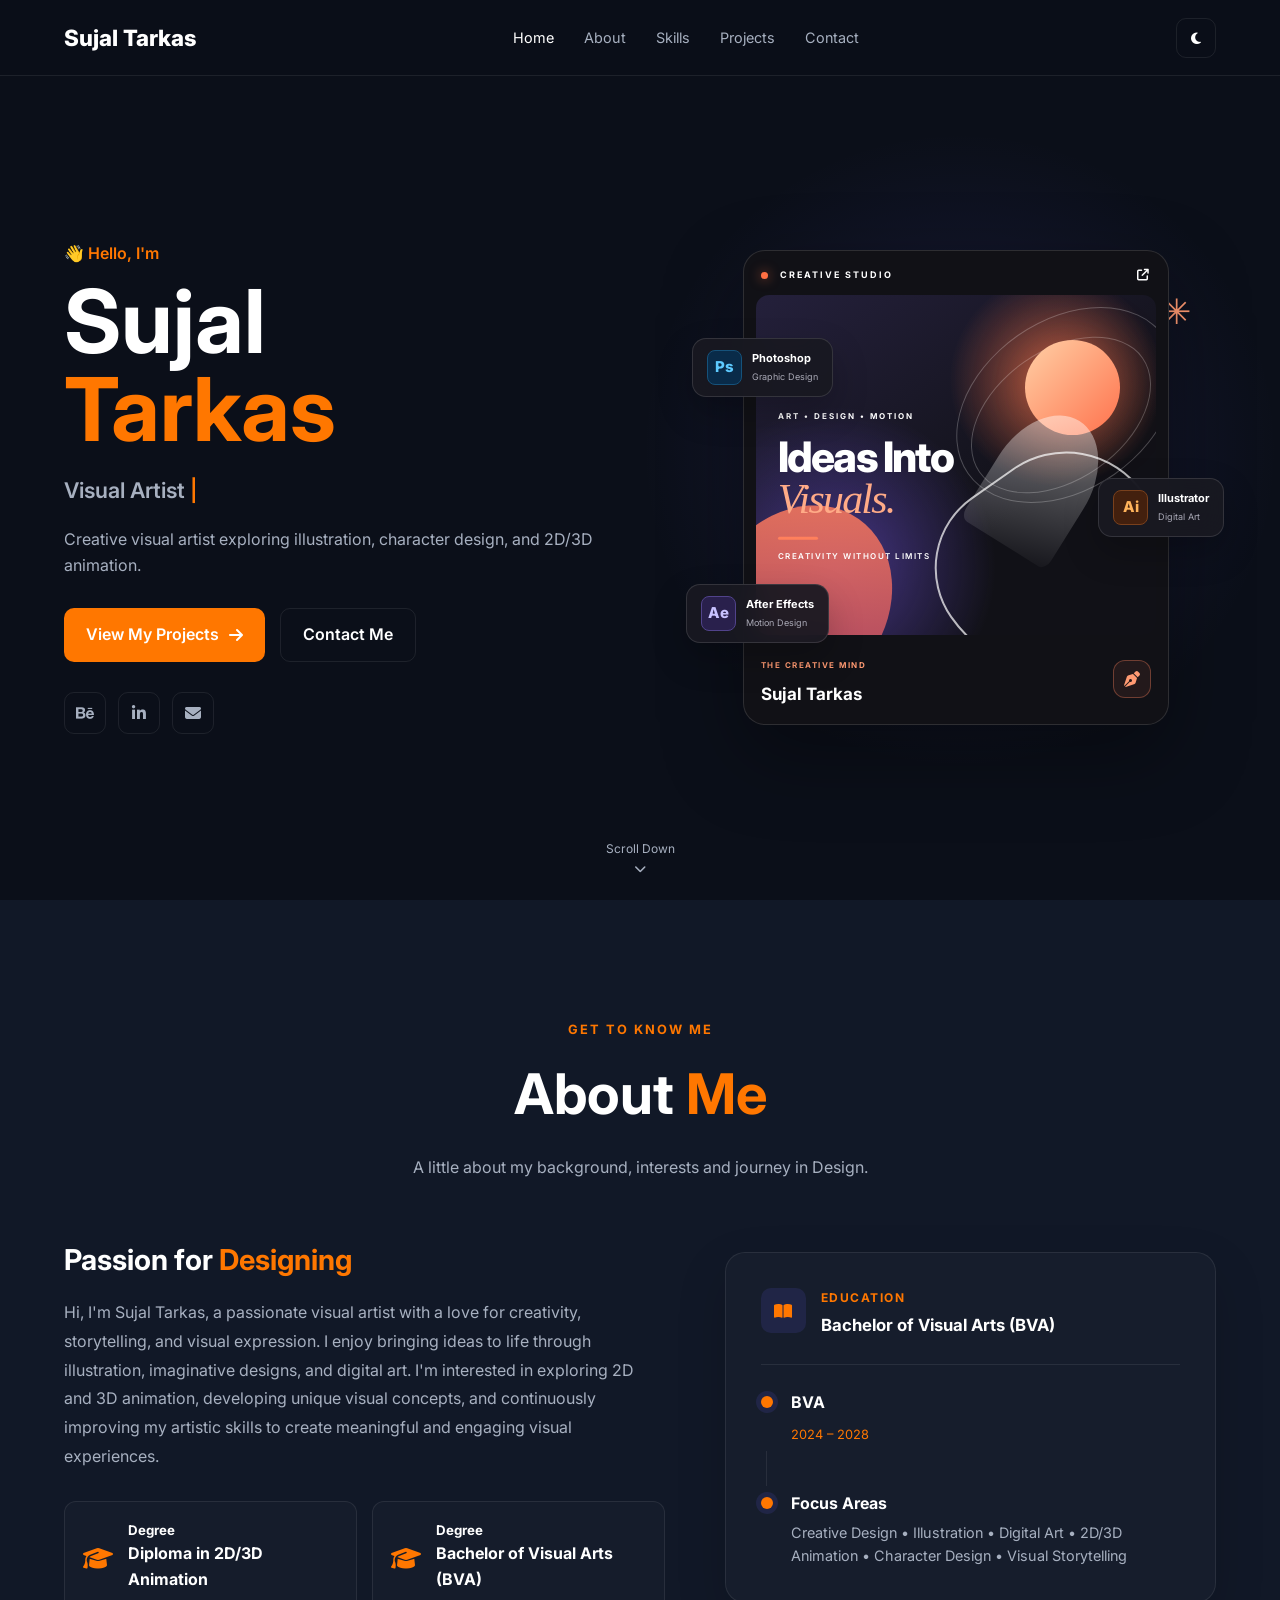
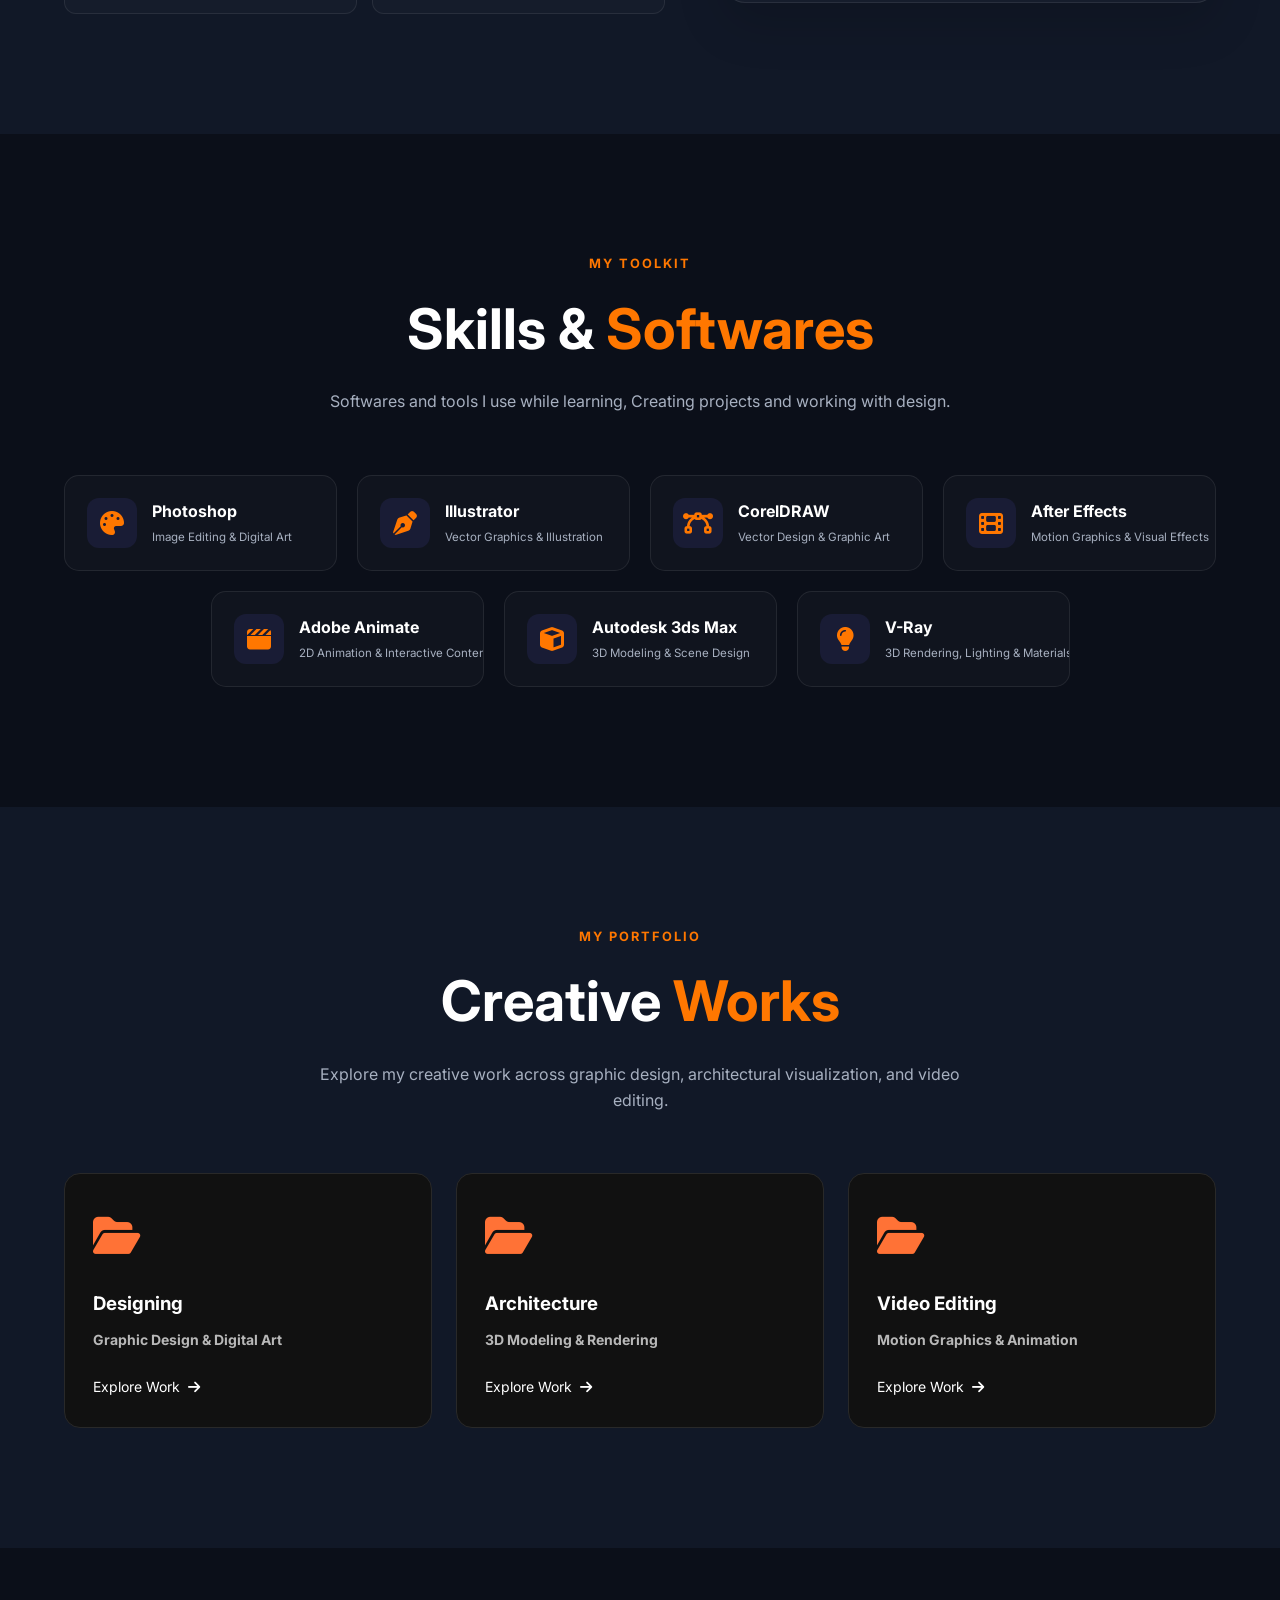
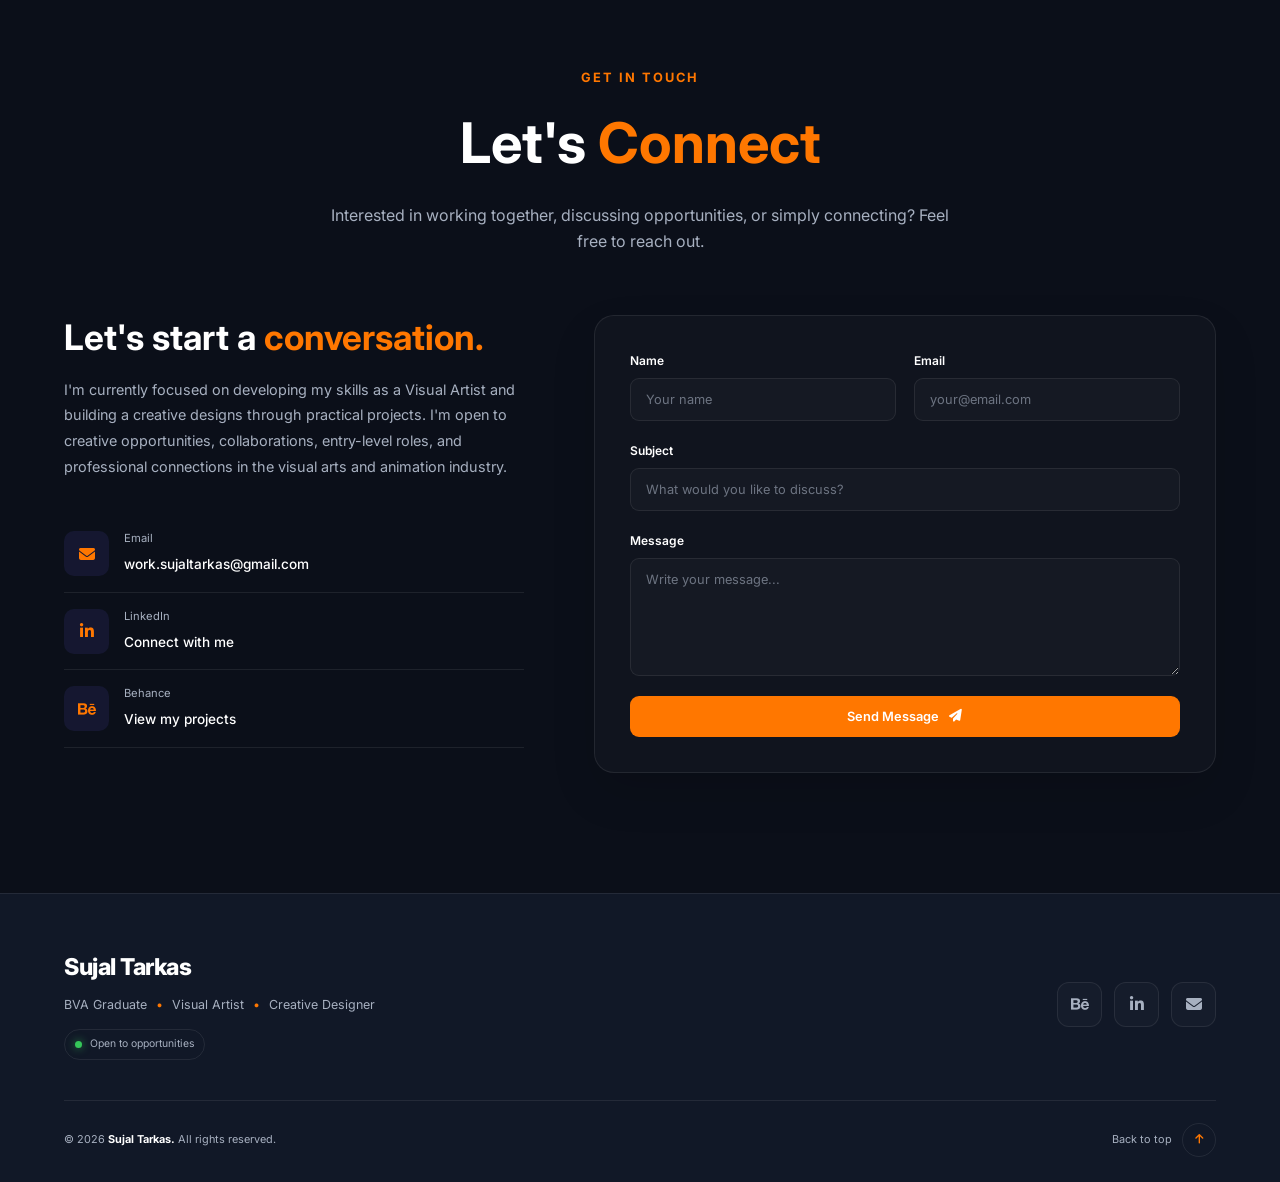
<file: index.html>
<!DOCTYPE html>
<html lang="en">

<head>
    <meta charset="UTF-8">
    <meta name="viewport" content="width=device-width, initial-scale=1.0">

    <title>Sujal Tarkas | Portfolio</title>

    <link rel="stylesheet" href="style.css">

    <!-- Google Font -->
    <link rel="preconnect" href="https://fonts.googleapis.com">
    <link rel="preconnect" href="https://fonts.gstatic.com" crossorigin>
    <link href="https://fonts.googleapis.com/css2?family=Inter:wght@400;500;600;700;800&display=swap" rel="stylesheet">

    <!-- Icons -->
    <link rel="stylesheet"
        href="https://cdnjs.cloudflare.com/ajax/libs/font-awesome/6.5.2/css/all.min.css">
</head>

<body>

    <!-- ================= NAVBAR ================= -->

    <header class="navbar">

        <div class="container nav-container">

            <a href="#home" class="logo">
                <span></span> Sujal Tarkas <span></span>
            </a>

            <nav class="nav-menu" id="navMenu">

                <a href="#home" class="nav-link active">Home</a>
                <a href="#about" class="nav-link">About</a>
                <a href="#skills" class="nav-link">Skills</a>
                <a href="#projects" class="nav-link">Projects</a>
                <a href="#contact" class="nav-link">Contact</a>

            </nav>

            <div class="nav-actions">

                <button id="themeToggle" class="icon-btn" aria-label="Toggle theme">
                    <i class="fa-solid fa-moon"></i>
                </button>

                <button id="menuToggle" class="menu-btn" aria-label="Open menu">
                    <i class="fa-solid fa-bars"></i>
                </button>

            </div>

        </div>

    </header>


    <!-- ================= HERO ================= -->

    <main>

        <section id="home" class="hero">

            <div class="container hero-container">

                <div class="hero-content">

                    <p class="hero-greeting">
                        👋 Hello, I'm
                    </p>

                    <h1>
                        Sujal<br>
                        <span>Tarkas</span>
                    </h1>

                    <h2>
                        Visual Artist <span>|</span> 
                    </h2>

                    <p class="hero-description">
                       Creative visual artist exploring illustration, character design, and 2D/3D animation.
                    </p>

                    <div class="hero-buttons">

                        <a href="#projects" class="btn btn-primary">
                            View My Projects
                            <i class="fa-solid fa-arrow-right"></i>
                        </a>

                        <a href="#contact" class="btn btn-secondary">
                            Contact Me
                        </a>

                    </div>

                    <div class="hero-socials">

                        <a href="https://www.behance.net/sujaltarkas" aria-label="Behance">
                            <i class="fa-brands fa-behance"></i>
                        </a>

                        <a href="https://www.linkedin.com/in/sujal-tarkas-765305228?utm_source=share_via&utm_content=profile&utm_medium=member_android" aria-label="LinkedIn">
                            <i class="fa-brands fa-linkedin-in"></i>
                        </a>

                        <a href="https://mail.google.com/mail/?view=cm&fs=1&to=work.sujaltarkas@gmail.com" aria-label="Email">
                            <i class="fa-solid fa-envelope"></i>
                        </a>

                    </div>

                </div>


<div class="hero-visual va-hero">

    <div class="va-artwork-card">

        <div class="va-card-top">
            <span class="va-status-dot"></span>
            <span>CREATIVE STUDIO</span>
            <i class="fa-solid fa-arrow-up-right-from-square"></i>
        </div>

        <div class="va-artwork">

            <div class="va-orbit va-orbit-one"></div>
            <div class="va-orbit va-orbit-two"></div>

            <div class="va-sun"></div>

            <div class="va-shape va-shape-one"></div>
            <div class="va-shape va-shape-two"></div>
            <div class="va-shape va-shape-three"></div>

            <div class="va-art-text">
                <span>ART • DESIGN • MOTION</span>
                <h2>Ideas Into<br><em>Visuals.</em></h2>
                <div class="va-art-line"></div>
                <p>CREATIVITY WITHOUT LIMITS</p>
            </div>

        </div>

        <div class="va-card-bottom">
            <div>
                <span class="va-label">THE CREATIVE MIND</span>
                <h3>Sujal Tarkas</h3>
            </div>

            <div class="va-artist-mark">
                <i class="fa-solid fa-pen-nib"></i>
            </div>
        </div>

    </div>

    <div class="va-tool-badge va-tool-photoshop">
        <span class="va-tool-icon va-ps">Ps</span>
        <div>
            <strong>Photoshop</strong>
            <small>Graphic Design</small>
        </div>
    </div>

    <div class="va-tool-badge va-tool-illustrator">
        <span class="va-tool-icon va-ai">Ai</span>
        <div>
            <strong>Illustrator</strong>
            <small>Digital Art</small>
        </div>
    </div>

    <div class="va-tool-badge va-tool-aftereffects">
        <span class="va-tool-icon va-ae">Ae</span>
        <div>
            <strong>After Effects</strong>
            <small>Motion Design</small>
        </div>
    </div>

    <div class="va-floating-star">✳</div>

</div>


            </div>

            <a href="#about" class="scroll-down">
                <span>Scroll Down</span>
                <i class="fa-solid fa-chevron-down"></i>
            </a>

        </section>


        <!-- Temporary sections so navigation works -->

       <!-- ================= ABOUT ================= -->

<section id="about" class="about-section">

    <div class="container">

        <div class="section-heading">
            <p class="section-label">GET TO KNOW ME</p>
            <h2>About <span>Me</span></h2>
            <p>
                A little about my background, interests and journey in Design.
            </p>
        </div>


        <div class="about-grid">

            <!-- About Content -->

            <div class="about-content">

                <h3>
                  Passion for
                    <span>Designing</span>
                </h3>

                <p>
                    Hi, I'm Sujal Tarkas, a passionate visual artist with a love for creativity, storytelling, and visual expression. I enjoy bringing ideas to life through illustration, imaginative designs, and digital art. I'm interested in exploring 2D and 3D animation, developing unique visual concepts, and continuously improving my artistic skills to create meaningful and engaging visual experiences.
                </p>

                <div class="about-highlights">

                    <div class="highlight-card">
                        <i class="fa-solid fa-graduation-cap"></i>
                        <div>
                            <h5>Degree</h5>
                            <strong><h4>Diploma in 2D/3D Animation</h4></strong>
                        </div>
                    </div>

                    <div class="highlight-card">
                        <i class="fa-solid fa-graduation-cap"></i>
                        <div>
                            <h5>Degree</h5>
                            <strong><h4>Bachelor of Visual Arts (BVA)</h4></strong>
                        </div>
                    </div>

                </div>

            </div>


            <!-- Education -->

            <div class="education-card">

                <div class="education-header">

                    <i class="fa-solid fa-book-open"></i>

                    <div>
                        <p>EDUCATION</p>
                        <h3>Bachelor of Visual Arts (BVA)</h3>
                    </div>

                </div>


                <div class="education-timeline">

                    <div class="timeline-item">

                        <div class="timeline-dot"></div>

                        <div>
                            <h4>BVA</h4>
                            <span>2024 – 2028</span>
                        </div>

                    </div>

                    <div class="timeline-line"></div>

                    <div class="timeline-item">

                        <div class="timeline-dot"></div>

                        <div>
                            <h4>Focus Areas</h4>
                            <p>
                                Creative Design • Illustration • Digital Art • 2D/3D Animation • Character Design • Visual Storytelling 
                            </p>
                        </div>

                    </div>

                </div>

            </div>

        </div>

    </div>

</section>

        <!-- ================= SKILLS ================= -->

<section id="skills" class="skills-section">

    <div class="container">

        <div class="section-heading">
            <p class="section-label">MY TOOLKIT</p>
            <h2>Skills & <span>Softwares</span></h2>
            <p>
                Softwares and tools I use while learning, Creating
                projects and working with design.
            </p>
        </div>

<div class="skills-grid">

    <!-- Photoshop -->
    <div class="skill-card">
        <div class="skill-icon python-icon">
            <i class="fa-solid fa-palette"></i>
        </div>

        <div class="skill-info">
            <h3>Photoshop</h3>
            <p>Image Editing & Digital Art</p>
        </div>

    </div>

    <!-- Illustrator -->
    <div class="skill-card">
        <div class="skill-icon sql-icon">
            <i class="fa-solid fa-pen-nib"></i>
        </div>

        <div class="skill-info">
            <h3>Illustrator</h3>
            <p>Vector Graphics & Illustration</p>
        </div>

    </div>

    <!-- CorelDRAW -->
    <div class="skill-card">
        <div class="skill-icon tableau-icon">
            <i class="fa-solid fa-bezier-curve"></i>
        </div>

        <div class="skill-info">
            <h3>CorelDRAW</h3>
            <p>Vector Design & Graphic Art</p>
        </div>

    </div>

    <!-- After Effects -->
    <div class="skill-card">
        <div class="skill-icon excel-icon">
            <i class="fa-solid fa-film"></i>
        </div>

        <div class="skill-info">
            <h3>After Effects</h3>
            <p>Motion Graphics & Visual Effects</p>
        </div>

    </div>

    <!-- Adobe Animate -->
    <div class="skill-card">
        <div class="skill-icon pandas-icon">
            <i class="fa-solid fa-clapperboard"></i>
        </div>

        <div class="skill-info">
            <h3>Adobe Animate</h3>
            <p>2D Animation & Interactive Content</p>
        </div>

    </div>

    <!-- Autodesk 3ds Max -->
    <div class="skill-card">
        <div class="skill-icon php-icon">
            <i class="fa-solid fa-cube"></i>
        </div>

        <div class="skill-info">
            <h3>Autodesk 3ds Max</h3>
            <p>3D Modeling & Scene Design</p>
        </div>

    </div>

    <!-- V-Ray -->
    <div class="skill-card">
        <div class="skill-icon mysql-icon">
            <i class="fa-solid fa-lightbulb"></i>
        </div>

        <div class="skill-info">
            <h3>V-Ray</h3>
            <p>3D Rendering, Lighting & Materials</p>
        </div>

    </div>

</div>


    </div>

</section>

<!-- MOBILE-ONLY SKILLS SECTION -->
<section id="skills-mobile" class="skills-section mobile-skills-section">
    <div class="container">

        <div class="section-heading">
            <p class="section-label">MY TOOLKIT</p>
            <h2>Skills &amp; <span>Softwares</span></h2>
            <p>Softwares and tools I use while learning, creating projects and working with design.</p>
        </div>

        <div class="skills-grid">

            <div class="skill-card">
                <div class="skill-icon"><i class="fa-solid fa-palette"></i></div>
                <div class="skill-info">
                    <h3>Photoshop</h3>
                    <p>Image Editing &amp; Digital Art</p>
                </div>
            </div>

            <div class="skill-card">
                <div class="skill-icon"><i class="fa-solid fa-pen-nib"></i></div>
                <div class="skill-info">
                    <h3>Illustrator</h3>
                    <p>Vector Graphics &amp; Illustration</p>
                </div>
            </div>

            <div class="skill-card">
                <div class="skill-icon"><i class="fa-solid fa-bezier-curve"></i></div>
                <div class="skill-info">
                    <h3>CorelDRAW</h3>
                    <p>Vector Design &amp; Graphic Art</p>
                </div>
            </div>

            <div class="skill-card">
                <div class="skill-icon"><i class="fa-solid fa-film"></i></div>
                <div class="skill-info">
                    <h3>After Effects</h3>
                    <p>Motion Graphics &amp; Visual Effects</p>
                </div>
            </div>

            <div class="skill-card">
                <div class="skill-icon"><i class="fa-solid fa-clapperboard"></i></div>
                <div class="skill-info">
                    <h3>Adobe Animate</h3>
                    <p>2D Animation &amp; Interactive Content</p>
                </div>
            </div>

            <div class="skill-card">
                <div class="skill-icon"><i class="fa-solid fa-cube"></i></div>
                <div class="skill-info">
                    <h3>Autodesk 3ds Max</h3>
                    <p>3D Modeling &amp; Scene Design</p>
                </div>
            </div>

            <div class="skill-card">
                <div class="skill-icon"><i class="fa-solid fa-lightbulb"></i></div>
                <div class="skill-info">
                    <h3>V-Ray</h3>
                    <p>3D Rendering, Lighting &amp; Materials</p>
                </div>
            </div>

        </div>
    </div>
</section>


        <!-- ================= PROJECTS ================= -->

<section id="projects" class="projects-section">
    <div class="container">

        <div class="section-heading">
            <p class="section-label">MY PORTFOLIO</p>
            <h2>Creative <span>Works</span></h2>
            <p>
                Explore my creative work across graphic design,
                architectural visualization, and video editing.
            </p>
        </div>

<!-- PROJECT FOLDERS -->
<div class="creative-folders">

    <a href="designing.html" class="creative-folder">
        <div class="folder-icon">
            <i class="fa-solid fa-folder-open"></i>
        </div>
        <h3>Designing</h3>
        <p><strong>Graphic Design &amp; Digital Art</strong></p>
        <span class="folder-link">
            Explore Work
            <i class="fa-solid fa-arrow-right"></i>
        </span>
    </a>

    <a href="architecture.html" class="creative-folder">
        <div class="folder-icon">
            <i class="fa-solid fa-folder-open"></i>
        </div>
        <h3>Architecture</h3>
        <p><strong>3D Modeling &amp; Rendering</strong></p>
        <span class="folder-link">
            Explore Work
            <i class="fa-solid fa-arrow-right"></i>
        </span>
    </a>

    <a href="video-editing.html" class="creative-folder">
        <div class="folder-icon">
            <i class="fa-solid fa-folder-open"></i>
        </div>
        <h3>Video Editing</h3>
        <p><strong>Motion Graphics &amp; Animation</strong></p>
        <span class="folder-link">
            Explore Work
            <i class="fa-solid fa-arrow-right"></i>
        </span>
    </a>

</div>


    </div>
</section>

        <!-- ================= CONTACT ================= -->

<section id="contact" class="contact-section">

    <div class="container">

        <div class="section-heading">

            <p class="section-label">GET IN TOUCH</p>

            <h2>Let's <span>Connect</span></h2>

            <p>
                Interested in working together, discussing opportunities,
                or simply connecting? Feel free to reach out.
            </p>

        </div>


        <div class="contact-grid">


            <!-- Contact Information -->

            <div class="contact-info">

                <h3>
                    Let's start a
                    <span>conversation.</span>
                </h3>

                <p>
                    I'm currently focused on developing my skills as a Visual Artist and building a creative designs through practical projects. I'm open to creative opportunities, collaborations, entry-level roles, and professional connections in the visual arts and animation industry.
                </p>


                <!-- Email -->

                <a href="https://mail.google.com/mail/?view=cm&fs=1&to=work.sujaltarkas@gmail.com" class="contact-item">

                    <div class="contact-icon">
                        <i class="fa-solid fa-envelope"></i>
                    </div>

                    <div>
                        <span>Email</span>
                        <strong>work.sujaltarkas@gmail.com</strong>
                    </div>

                </a>


                <!-- LinkedIn -->

                <a
                    href="https://www.linkedin.com/in/sujal-tarkas-765305228?utm_source=share_via&utm_content=profile&utm_medium=member_android"
                    target="_blank"
                    class="contact-item"
                >

                    <div class="contact-icon">
                        <i class="fa-brands fa-linkedin-in"></i>
                    </div>

                    <div>
                        <span>LinkedIn</span>
                        <strong>Connect with me</strong>
                    </div>

                </a>


                <!-- Behance -->

                <a
                    href="https://www.behance.net/sujaltarkas"
                    target="_blank"
                    class="contact-item"
                >

                    <div class="contact-icon">
                        <i class="fa-brands fa-behance"></i>
                    </div>

                    <div>
                        <span>Behance</span>
                        <strong>View my projects</strong>
                    </div>

                </a>

            </div>


            <!-- Contact Form -->

            <div class="contact-form-wrapper mobile-contact-container">

                <form id="contactForm" class="contact-form">

                    <div class="form-row">

                        <div class="form-group">

                            <label for="name">
                                Name
                            </label>

                            <input
                                type="text"
                                id="name"
                                name="name"
                                placeholder="Your name"
                                required
                            >

                        </div>


                        <div class="form-group">

                            <label for="email">
                                Email
                            </label>

                            <input
                                type="email"
                                id="email"
                                name="email"
                                placeholder="your@email.com"
                                required
                            >

                        </div>

                    </div>


                    <div class="form-group">

                        <label for="subject">
                            Subject
                        </label>

                        <input
                            type="text"
                            id="subject"
                            name="subject"
                            placeholder="What would you like to discuss?"
                            required
                        >

                    </div>


                    <div class="form-group">

                        <label for="message">
                            Message
                        </label>

                        <textarea
                            id="message"
                            name="message"
                            rows="6"
                            placeholder="Write your message..."
                            required
                        ></textarea>

                    </div>


                    <button
                        type="submit"
                        class="contact-submit"
                    >

                        Send Message

                        <i class="fa-solid fa-paper-plane"></i>

                    </button>

                </form>

            </div>

        </div>

    </div>

</section>


<!-- ================= FOOTER ================= -->
<!-- ================= FOOTER ================= -->

<footer class="footer">

    <div class="container">

        <div class="footer-main">

            <!-- Brand -->

            <div class="footer-brand">

                <a href="#home" class="footer-logo">
                    <span></span>Sujal Tarkas<span></span>
                </a>

                <p>
                    BVA Graduate <span>•</span> Visual Artist <span>•</span> Creative Designer
                </p>

                <div class="footer-status">
                    <span class="status-dot"></span>
                    Open to opportunities
                </div>

            </div>


            <!-- Social Links -->

            <div class="footer-socials">

                <a
                    href="https://www.behance.net/sujaltarkas"
                    target="_blank"
                    aria-label="Behance"
                    title="Behance"
                >
                    <i class="fa-brands fa-behance"></i>
                </a>

                <a
                    href="https://www.linkedin.com/in/sujal-tarkas-765305228?utm_source=share_via&utm_content=profile&utm_medium=member_android"
                    target="_blank"
                    aria-label="LinkedIn"
                    title="LinkedIn"
                >
                    <i class="fa-brands fa-linkedin-in"></i>
                </a>

                <a
                    href="https://mail.google.com/mail/?view=cm&fs=1&to=work.sujaltarkas@gmail.com"
                    aria-label="Email"
                    title="Email"
                >
                    <i class="fa-solid fa-envelope"></i>
                </a>

            </div>

        </div>


        <!-- Bottom -->

        <div class="footer-bottom">

            <p>
                © 2026 <strong>Sujal Tarkas.</strong>
                All rights reserved.

            </p>


            <a href="#home" class="back-to-top">

                <span>Back to top</span>

                <i class="fa-solid fa-arrow-up"></i>

            </a>

        </div>

    </div>

</footer>

    </main>


    <!-- JavaScript -->

    <script src="script.js"></script>

</body>

</html>
</file>
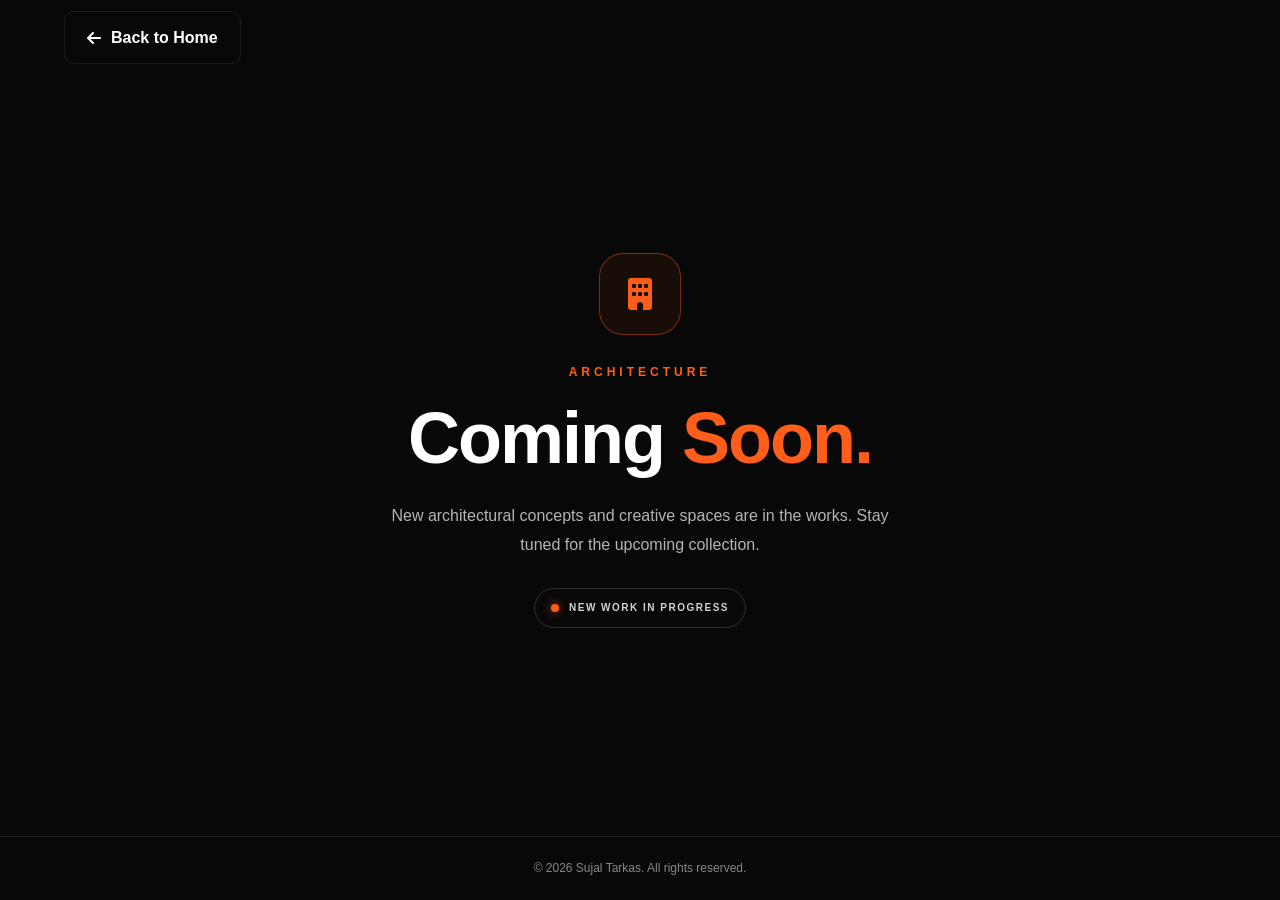
<file: architecture.html>
<!DOCTYPE html>
<html lang="en">
<head>
    <meta charset="UTF-8">
    <meta name="viewport" content="width=device-width, initial-scale=1.0">
    <title>Architecture | Sujal Tarkas</title>

    <link rel="stylesheet" href="style.css">
    <link rel="stylesheet"
          href="https://cdnjs.cloudflare.com/ajax/libs/font-awesome/6.5.0/css/all.min.css">
</head>

<body class="coming-soon-page">
        <!-- HEADER -->
    <header class="header">
        <div class="container nav-container">
            

            <div class="nav-actions">
                <a href="index.html" class="btn btn-secondary">
                    <i class="fa-solid fa-arrow-left"></i>
                    Back to Home
                </a>
            </div>
        </div>
    </header>

    <main class="cs-content">
        <div class="cs-icon">
            <i class="fa-solid fa-building"></i>
        </div>

        <p class="cs-label">ARCHITECTURE</p>

        <h1>Coming<span> Soon.</span></h1>

        <p class="cs-description">
            New architectural concepts and creative spaces are
            in the works. Stay tuned for the upcoming collection.
        </p>

        <div class="cs-status">
            <span class="cs-dot"></span> 
            NEW WORK IN PROGRESS
        </div>

    </main>

    <footer class="cs-footer">
        <p>© 2026 Sujal Tarkas. All rights reserved.</p>
    </footer>

    <script src="script.js"></script>
</body>
</html>
</file>
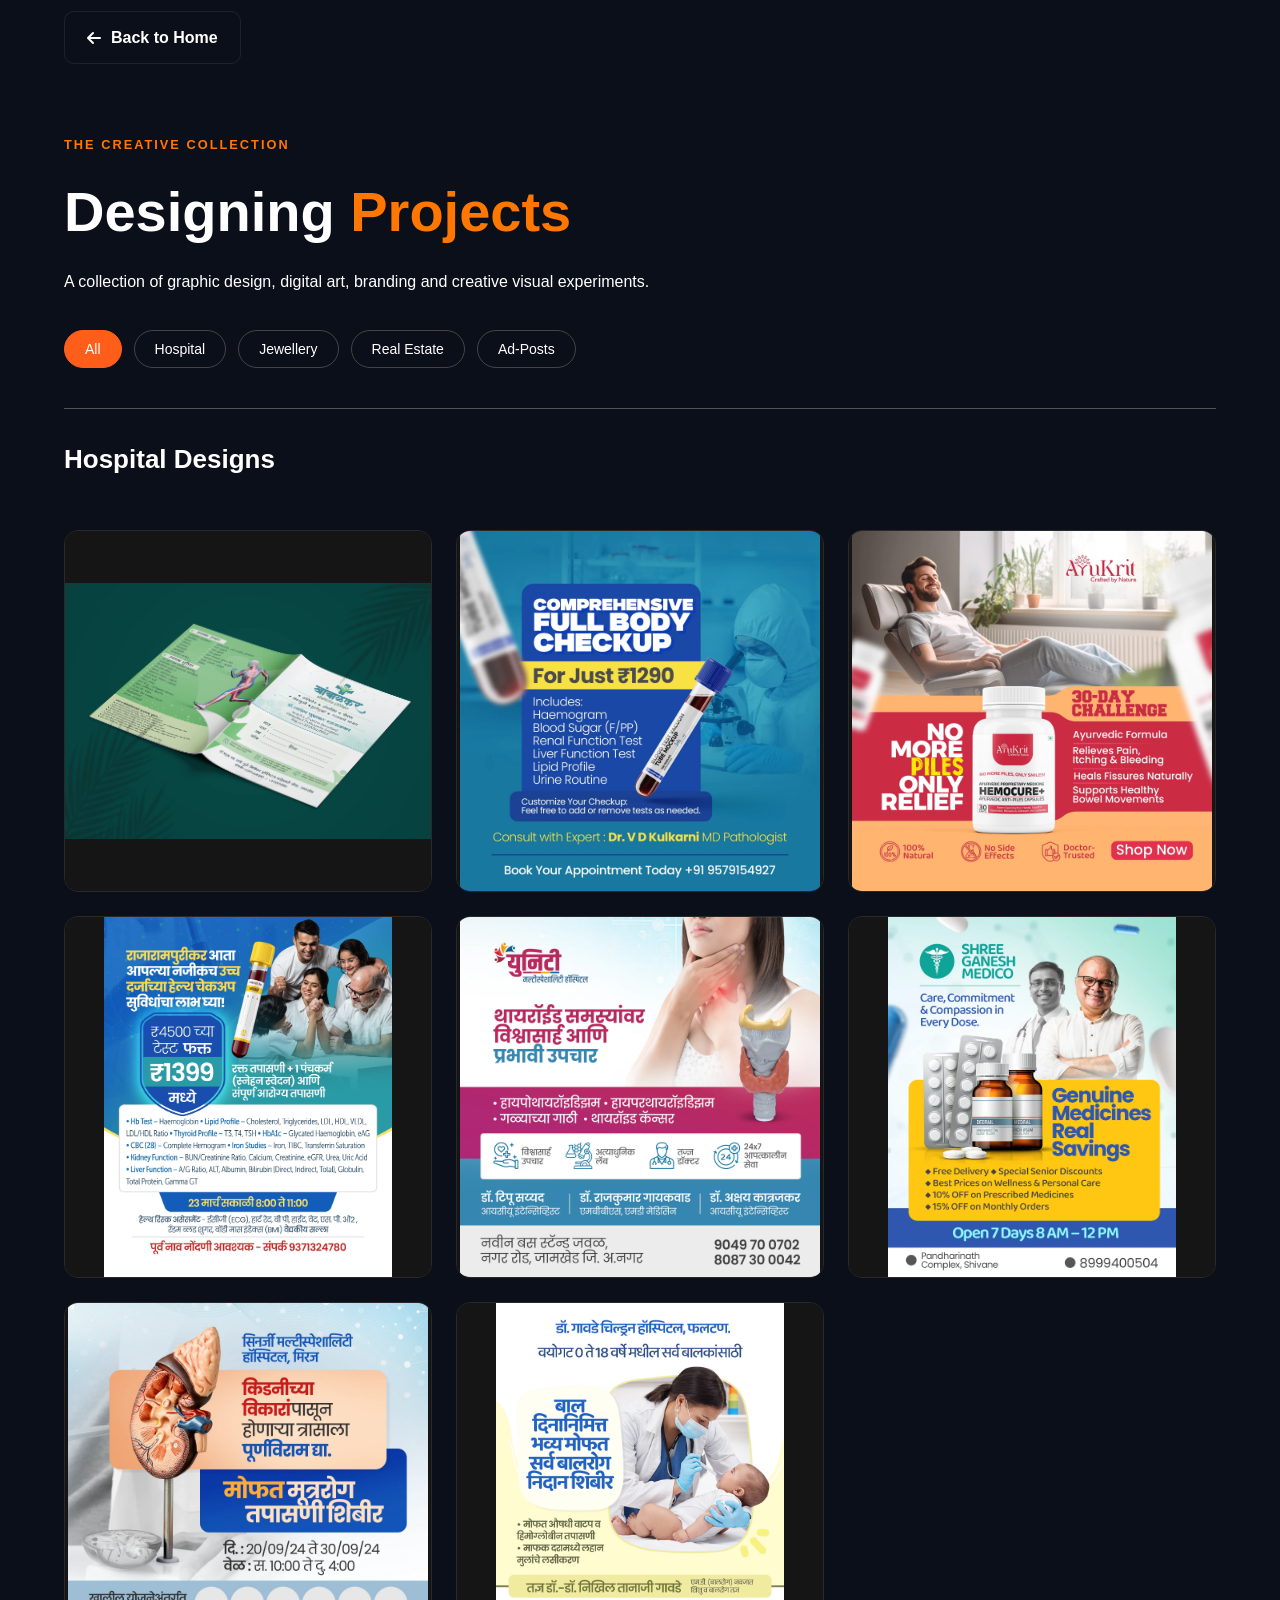
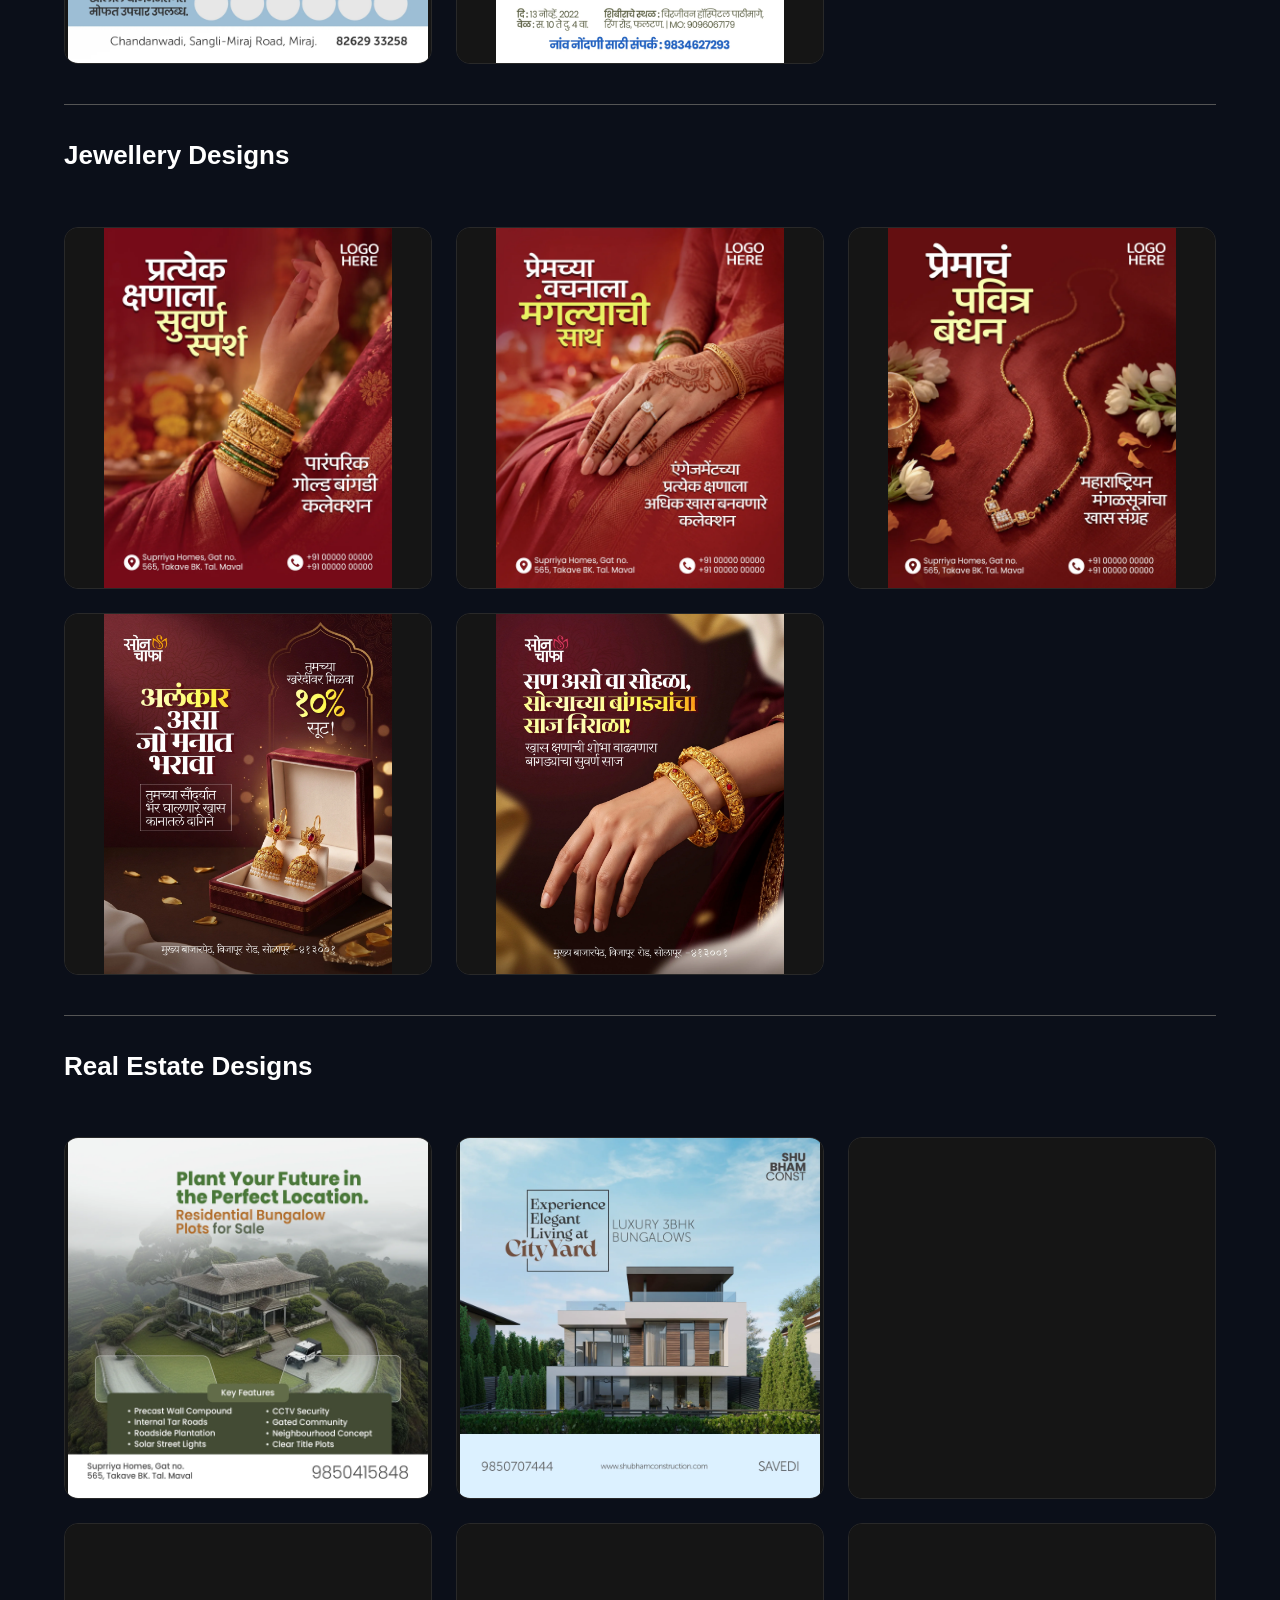
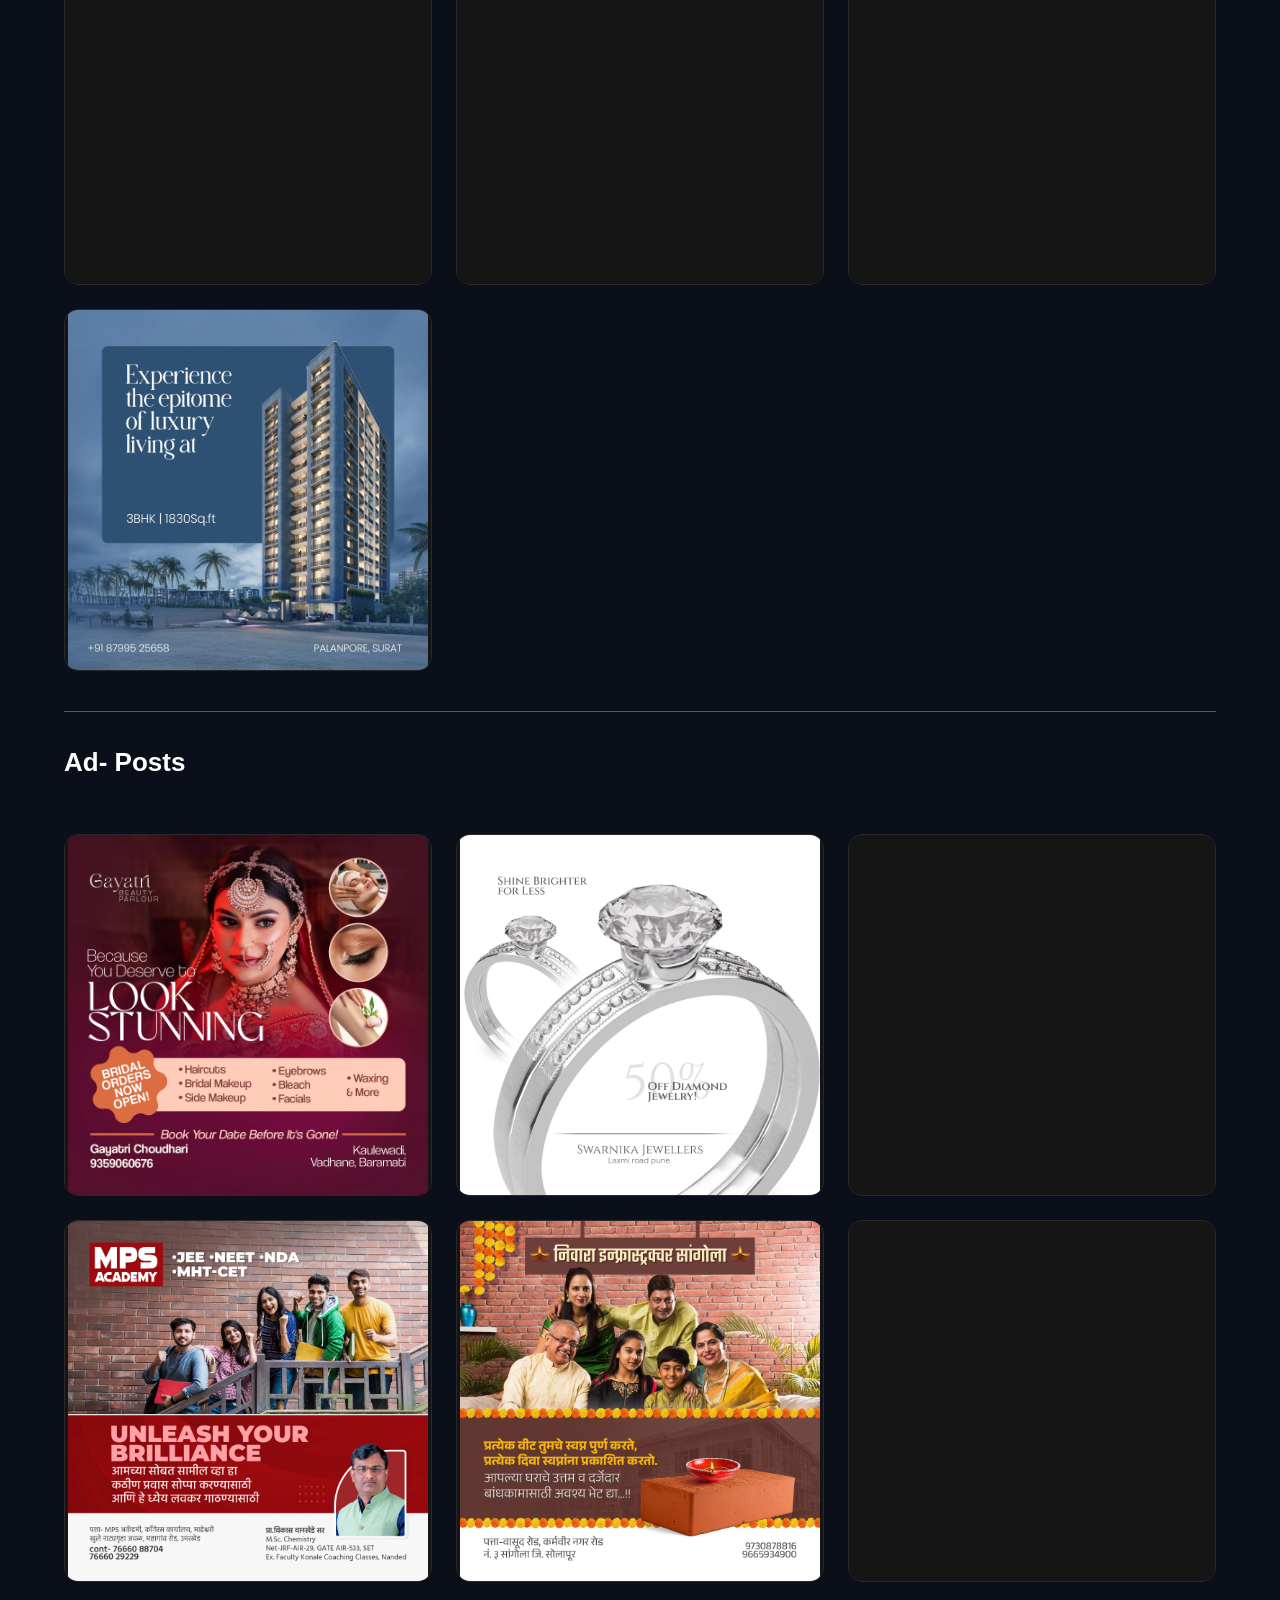
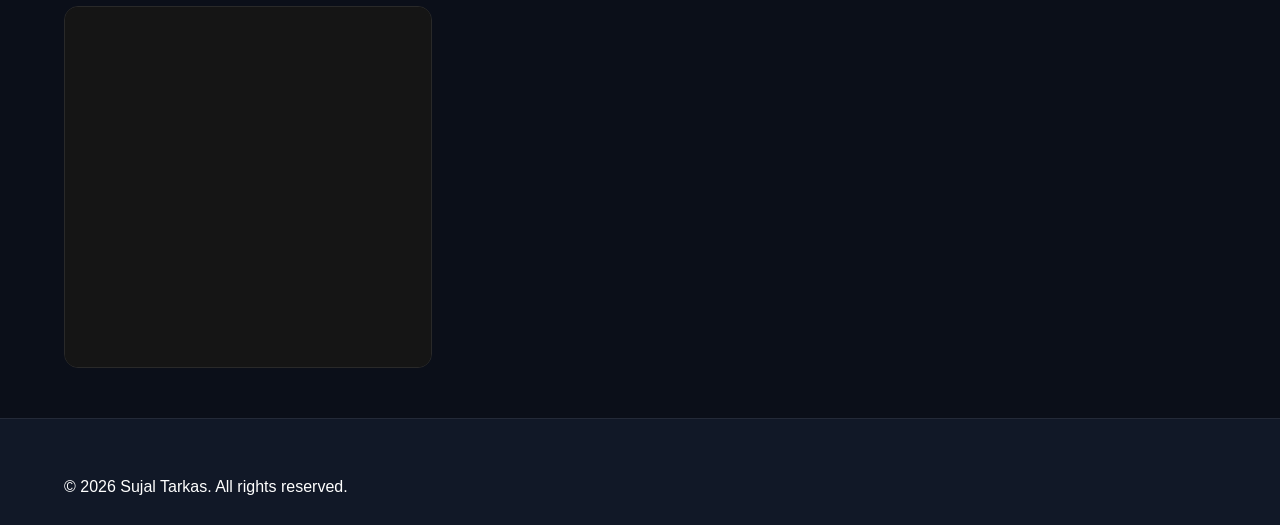
<file: designing.html>
<!DOCTYPE html>
<html lang="en">
<head>
    <meta charset="UTF-8">
    <meta name="viewport" content="width=device-width, initial-scale=1.0">

    <title>Designing Projects | Sujal Tarkas</title>

    <link rel="stylesheet" href="style.css">

    <link rel="stylesheet"
          href="https://cdnjs.cloudflare.com/ajax/libs/font-awesome/6.5.2/css/all.min.css">
</head>

<body>

    <!-- HEADER -->
    <header class="header">
        <div class="container nav-container">
            

            <div class="nav-actions">
                <a href="index.html" class="btn btn-secondary">
                    <i class="fa-solid fa-arrow-left"></i>
                    Back to Home
                </a>
            </div>
        </div>
    </header>

    <!-- PAGE INTRO -->
    <section class="creative-page section">
        <div class="container">

            <p class="section-label">THE CREATIVE COLLECTION</p>

            <h1>Designing <span>Projects</span></h1>

            <p class="section-subtitle">
                A collection of graphic design, digital art,
                branding and creative visual experiments.
            </p>

           

            <!-- PROJECT GALLERY -->
             
<!-- DESIGN FILTERS -->
<div class="design-filters">
    <button class="design-filter active" data-filter="all">All</button>
    <button class="design-filter" data-filter="hospital">Hospital</button>
    <button class="design-filter" data-filter="jewellery">Jewellery</button>
    <button class="design-filter" data-filter="real-estate">Real Estate</button>
    <button class="design-filter" data-filter="ad-posts">Ad-Posts</button>
</div>

<!-- HOSPITAL DESIGNS -->

<div class="design-collection" data-category="hospital">
    <div class="design-divider"></div>
    
    <h2>Hospital Designs</h2>

    <div class="creative-projects designing-page-projects">

        <article class="creative-project">
            <img src="assets/designing/hospital/hospital-1.webp"
                 alt="Hospital design 1" loading="lazy" decoding="async">
        </article>

        <article class="creative-project">
            <img src="assets/designing/hospital/hospital-2.webp"
                 alt="Hospital design 2" loading="lazy" decoding="async">
        </article>

        <article class="creative-project">
            <img src="assets/designing/hospital/hospital-3.webp"
                 alt="Hospital design 3" loading="lazy" decoding="async">
        </article>

        <article class="creative-project">
            <img src="assets/designing/hospital/hospital-4.webp"
                 alt="Hospital design 4" loading="lazy" decoding="async">
        </article>

        <article class="creative-project">
            <img src="assets/designing/hospital/hospital-5.webp"
                 alt="Hospital design 5" loading="lazy" decoding="async">
        </article>

        <article class="creative-project">
            <img src="assets/designing/hospital/hospital-6.webp"
                 alt="Hospital design 6" loading="lazy" decoding="async">
        </article>

        <article class="creative-project">
            <img src="assets/designing/hospital/hospital-7.webp"
                 alt="Hospital design 7" loading="lazy" decoding="async">
        </article>

        <article class="creative-project">
            <img src="assets/designing/hospital/hospital-8.webp"
                 alt="Hospital design 8" loading="lazy" decoding="async">
        </article>

    </div>
</div>

        <!-- JEWELLERY DESIGNS -->
<div class="design-collection" data-category="jewellery">
    <div class="design-divider"></div>

    <h2>Jewellery Designs</h2>

    <div class="creative-projects designing-page-projects">

        <article class="creative-project">
            <img src="assets/designing/jewellery/jewellery-4.webp"
                 alt="Jewellery design 1" loading="lazy" decoding="async">
        </article>

        <article class="creative-project">
            <img src="assets/designing/jewellery/jewellery-5.webp"
                 alt="Jewellery design 2" loading="lazy" decoding="async">
        </article>

        <article class="creative-project">
            <img src="assets/designing/jewellery/jewellery-3.webp"
                 alt="Jewellery design 3" loading="lazy" decoding="async">
        </article>

        <article class="creative-project">
            <img src="assets/designing/jewellery/jewellery-1.webp"
                 alt="Jewellery design 4" loading="lazy" decoding="async">
        </article>

        <article class="creative-project">
            <img src="assets/designing/jewellery/jewellery-2.webp"
                 alt="Jewellery design 5" loading="lazy" decoding="async">
        </article>

    </div>
</div>

            <!-- REAL ESTATE DESIGNS -->
<div class="design-collection" data-category="real-estate">
    <div class="design-divider"></div>

    <h2>Real Estate Designs</h2>

    <div class="creative-projects designing-page-projects">

        <article class="creative-project">
            <img src="assets/designing/real-estate/real-estate-1.webp"
                 alt="Real estate design 1" loading="lazy" decoding="async">
        </article>

        <article class="creative-project">
            <img src="assets/designing/real-estate/real-estate-2.webp"
                 alt="Real estate design 2" loading="lazy" decoding="async">
        </article>

        <article class="creative-project">
            <img src="assets/designing/real-estate/real-estate-3.webp"
                 alt="Real estate design 3" loading="lazy" decoding="async">
        </article>

        <article class="creative-project">
            <img src="assets/designing/real-estate/real-estate-4.webp"
                 alt="Real estate design 4" loading="lazy" decoding="async">
        </article>

        <article class="creative-project">
            <img src="assets/designing/real-estate/real-estate-5.webp"
                 alt="Real estate design 5" loading="lazy" decoding="async">
        </article>

        <article class="creative-project">
            <img src="assets/designing/real-estate/real-estate-6.webp"
                 alt="Real estate design 6" loading="lazy" decoding="async">
        </article>

        <article class="creative-project">
            <img src="assets/designing/real-estate/real-estate-7.webp"
                 alt="Real estate design 7" loading="lazy" decoding="async">
        </article>

    </div>
</div>

<!-- AD- Posts -->
<div class="design-collection" data-category="ad-posts">
    <div class="design-divider"></div>

    <h2>Ad- Posts</h2>

    <div class="creative-projects designing-page-projects" >

        <article class="creative-project">
            <img src="assets/designing/ad-posts/ad-posts-1.webp"
                 alt="Ad post 1" loading="lazy" decoding="async">
        </article>

        <article class="creative-project">
            <img src="assets/designing/ad-posts/ad-posts-2.webp"
                 alt="Ad post 2" loading="lazy" decoding="async">
        </article>

        <article class="creative-project">
            <img src="assets/designing/ad-posts/ad-posts-3.webp"
                 alt="Ad post 3" loading="lazy" decoding="async">
        </article>

        <article class="creative-project">
            <img src="assets/designing/ad-posts/ad-posts-4.webp"
                 alt="Ad post 4" loading="lazy" decoding="async">
        </article>

        <article class="creative-project">
            <img src="assets/designing/ad-posts/ad-posts-5.webp"
                 alt="Ad post 5" loading="lazy" decoding="async">
        </article>

        <article class="creative-project">
            <img src="assets/designing/ad-posts/ad-posts-6.webp"
                 alt="Ad post 6" loading="lazy" decoding="async">
        </article>

        <article class="creative-project">
            <img src="assets/designing/ad-posts/ad-posts-7.webp"
                 alt="Ad post 7" loading="lazy" decoding="async">
        </article>

    </div>
</div>



        </div>
    </section>

    <!-- FOOTER -->
    <footer class="footer">
        <div class="container">
            <p>© 2026 Sujal Tarkas. All rights reserved.</p>
        </div>
    </footer>

   <script src="script.js"></script>

</body>
</html>
</file>
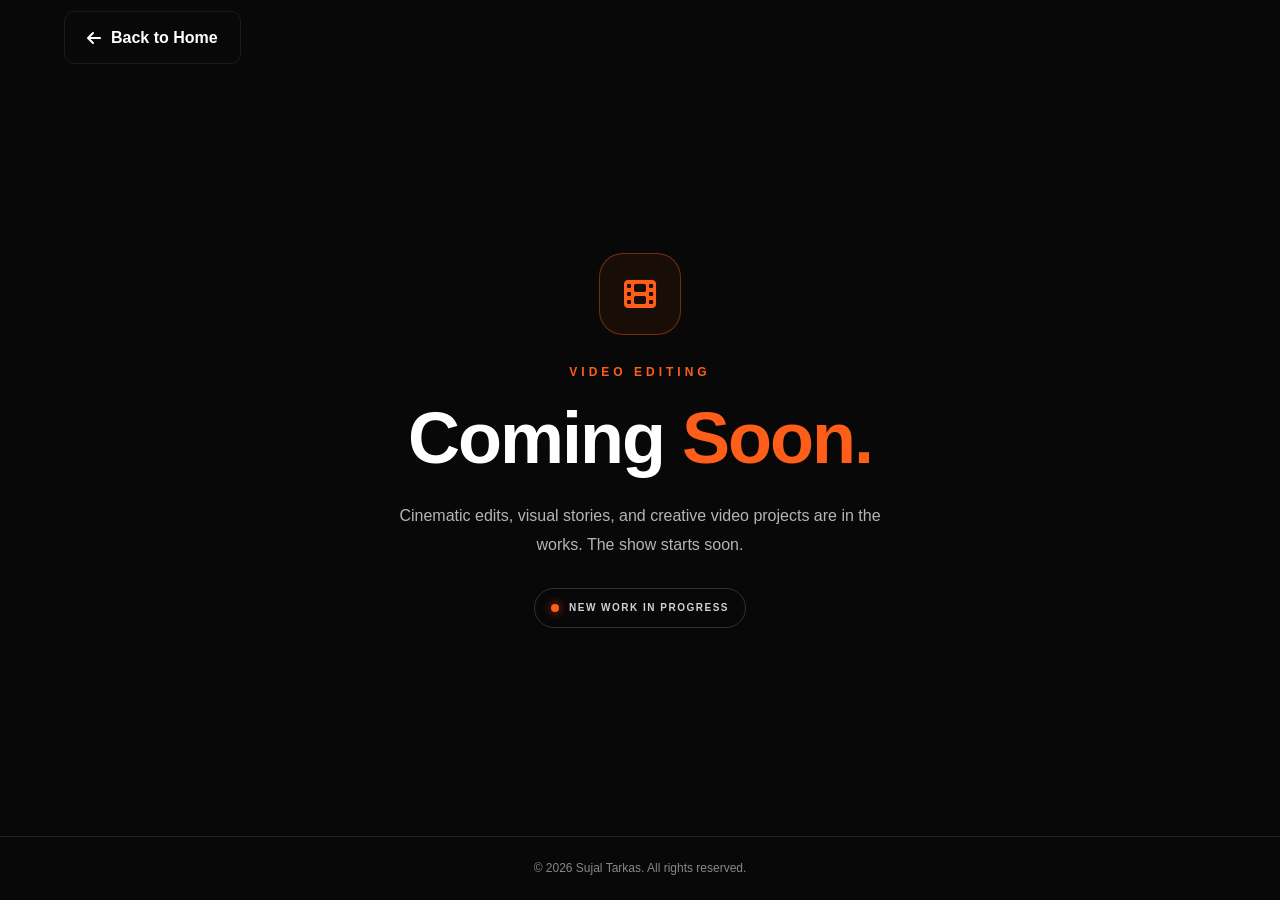
<file: video-editing.html>
<!DOCTYPE html>
<html lang="en">
<head>
    <meta charset="UTF-8">
    <meta name="viewport" content="width=device-width, initial-scale=1.0">
    <title>Video Editing | Sujal Tarkas</title>

    <link rel="stylesheet" href="style.css">
    <link rel="stylesheet"
          href="https://cdnjs.cloudflare.com/ajax/libs/font-awesome/6.5.0/css/all.min.css">
</head>

<body class="coming-soon-page">

   <!-- HEADER -->
    <header class="header">
        <div class="container nav-container">
            

            <div class="nav-actions">
                <a href="index.html" class="btn btn-secondary">
                    <i class="fa-solid fa-arrow-left"></i>
                    Back to Home
                </a>
            </div>
        </div>
    </header>

    <main class="cs-content">
        <div class="cs-icon">
            <i class="fa-solid fa-film"></i>
        </div>

        <p class="cs-label">VIDEO EDITING</p>

        <h1>Coming<span> Soon.</span></h1>

        <p class="cs-description">
            Cinematic edits, visual stories, and creative video
            projects are in the works. The show starts soon.
        </p>

        <div class="cs-status">
            <span class="cs-dot"></span>
            NEW WORK IN PROGRESS
        </div>
    </main>

    <footer class="cs-footer">
        <p>© 2026 Sujal Tarkas. All rights reserved.</p>
    </footer>

    <script src="script.js"></script>
</body>
</html>
</file>
<file: style.css>
/* =========================
   RESET
========================= */

* {
    margin: 0;
    padding: 0;
    box-sizing: border-box;
}

html {
    scroll-behavior: smooth;
}

body {
    font-family: "Inter", sans-serif;
    background: #0b0f19;
    color: #ffffff;
    line-height: 1.6;
    overflow-x: hidden;
}

a {
    text-decoration: none;
    color: inherit;
}

button {
    font-family: inherit;
}


/* =========================
   VARIABLES
========================= */

:root {
    --background: #0b0f19;
    --background-secondary: #111827;
    --text: #ffffff;
    --text-secondary: #a7b0c0;
    --primary: #ff7700;
    --primary-light: #8b85ff;
    --border: rgba(255, 255, 255, 0.08);
}


/* =========================
   CONTAINER
========================= */

.container {
    width: min(1450px, 90%);
    margin: auto;
}


/* =========================
   NAVBAR
========================= */

.navbar {
    position: fixed;
    top: 0;
    left: 0;
    width: 100%;
    z-index: 1000;

    background: rgba(11, 15, 25, 0.75);
    backdrop-filter: blur(15px);

    border-bottom: 1px solid var(--border);
}

.nav-container {
    height: 75px;

    display: flex;
    align-items: center;
    justify-content: space-between;
}

.logo {
    font-size: 1.4rem;
    font-weight: 800;
}

.logo span {
    color: var(--primary);
}

.nav-menu {
    display: flex;
    gap: 30px;
}

.nav-link {
    color: var(--text-secondary);
    font-size: 0.9rem;
    transition: 0.3s;
}

.nav-link:hover,
.nav-link.active {
    color: white;
}

.nav-actions {
    display: flex;
    align-items: center;
    gap: 10px;
}

.icon-btn,
.menu-btn {
    width: 40px;
    height: 40px;

    border: 1px solid var(--border);
    border-radius: 10px;

    background: transparent;
    color: white;

    cursor: pointer;
}

.menu-btn {
    display: none;
}


/* =========================
   HERO
========================= */

.hero {
    min-height: 100vh;

    display: flex;
    align-items: center;

    position: relative;

    padding-top: 75px;

    background:
        radial-gradient(
            circle at 75% 50%,
            rgba(108, 99, 255, 0.15),
            transparent 30%
        );
}

.hero-container {
    display: grid;

    grid-template-columns: 1.2fr 0.8fr;

    align-items: center;

    gap: 60px;
}

.hero-greeting {
    color: var(--primary);
    font-weight: 600;

    margin-bottom: 10px;
}

.hero h1 {
    font-size: clamp(3rem, 7vw, 5.5rem);
    line-height: 1;

    margin-bottom: 20px;
}

.hero h1 span {
    color: var(--primary);
}

.hero h2 {
    font-size: 1.35rem;
    font-weight: 600;

    color: var(--text-secondary);

    margin-bottom: 20px;
}

.hero h2 span {
    color: var(--primary);
}

.hero-description {
    max-width: 600px;

    color: var(--text-secondary);

    margin-bottom: 30px;
}


/* =========================
   BUTTONS
========================= */

.hero-buttons {
    display: flex;
    gap: 15px;

    flex-wrap: wrap;
}

.btn {
    padding: 13px 22px;

    border-radius: 10px;

    font-weight: 600;

    display: inline-flex;
    align-items: center;
    gap: 10px;

    transition: 0.3s;
}

.btn-primary {
    background: var(--primary);
}

.btn-primary:hover {
    transform: translateY(-3px);
}

.btn-secondary {
    border: 1px solid var(--border);
}

.btn-secondary:hover {
    background: rgba(255, 255, 255, 0.05);
}


/* =========================
   SOCIAL
========================= */

.hero-socials {
    display: flex;
    gap: 12px;

    margin-top: 30px;
}

.hero-socials a {
    width: 42px;
    height: 42px;

    display: grid;
    place-items: center;

    border: 1px solid var(--border);
    border-radius: 10px;

    color: var(--text-secondary);

    transition: 0.3s;
}

.hero-socials a:hover {
    color: white;
    border-color: var(--primary);

    transform: translateY(-3px);
}


/* =========================
   HERO VISUAL
========================= */

.hero-visual {
    display: flex;
    justify-content: center;
}

.profile-card {
    width: 330px;
    height: 330px;

    position: relative;

    display: grid;
    place-items: center;

    border-radius: 50%;

    background:
        radial-gradient(
            circle,
            rgba(255, 198, 99, 0.25),
            rgba(255, 200, 99, 0.02) 65%
        );

    border: 1px solid rgba(255, 187, 99, 0.25);
}

.profile-circle {
    width: 190px;
    height: 190px;

    border-radius: 50%;

    display: grid;
    place-items: center;

    background: #2b2315;

    border: 2px solid rgba(255, 169, 99, 0.5);

    font-size: 5rem;

    color: var(--primary);
}


/* =========================
   FLOATING CARDS
========================= */

.floating-card {
    position: absolute;

    padding: 10px 15px;

    border-radius: 10px;

    background: #151b2b;

    border: 1px solid var(--border);

    box-shadow: 0 15px 30px rgba(0, 0, 0, 0.3);

    font-size: 0.85rem;

    display: flex;
    align-items: center;
    gap: 8px;
}

.card-python {
    top: 30px;
    left: -25px;
}

.card-sql {
    bottom: 40px;
    right: -25px;
}

.card-data {
    top: 45%;
    right: -45px;
}


/* =========================
   SCROLL
========================= */

.scroll-down {
    position: absolute;

    bottom: 25px;
    left: 50%;

    transform: translateX(-50%);

    display: flex;
    flex-direction: column;
    align-items: center;

    gap: 5px;

    color: var(--text-secondary);

    font-size: 0.75rem;
}

.scroll-down i {
    animation: bounce 1.5s infinite;
}

@keyframes bounce {

    0%,
    100% {
        transform: translateY(0);
    }

    50% {
        transform: translateY(6px);
    }
}


/* =========================
   TEMPORARY SECTIONS
========================= */

.placeholder-section {
    min-height: 100vh;

    display: grid;
    place-items: center;

    background: var(--background-secondary);

    border-top: 1px solid var(--border);
}

.placeholder-section h2 {
    font-size: 3rem;
}


/* =========================
   LIGHT MODE
========================= */

body.light-mode {
    --background: #f5f7fb;
    --background-secondary: #ffffff;
    --text: #111827;
    --text-secondary: #5f6b7a;
    --primary: #ff7700;
    --primary-light: #5b52e8;
    --border: rgba(0, 0, 0, 0.10);

    background: var(--background);
    color: var(--text);
}

body.light-mode .navbar {
    background: rgba(255, 255, 255, 0.80);
}

body.light-mode .nav-link {
    color: var(--text-secondary);
}

body.light-mode .nav-link:hover,
body.light-mode .nav-link.active {
    color: var(--text);
}

body.light-mode .icon-btn,
body.light-mode .menu-btn {
    color: var(--text);
}

body.light-mode .hero {
    background:
        radial-gradient(
            circle at 75% 50%,
            rgba(108, 99, 255, 0.12),
            transparent 30%
        );
}

body.light-mode .profile-circle {
    background: #ffffff;
}

body.light-mode .floating-card {
    background: #ffffff;
    color: var(--text);
}

body.light-mode .btn-secondary {
    color: var(--text);
}

body.light-mode .placeholder-section {
    background: var(--background-secondary);
}

/* =========================
   ABOUT SECTION
========================= */

.about-section {
    padding: 120px 0;

    background: var(--background-secondary);
}


/* Section Heading */

.section-heading {
    text-align: center;

    max-width: 650px;

    margin: 0 auto 60px;
}

.section-label {
    color: var(--primary);

    font-size: 0.8rem;

    font-weight: 700;

    letter-spacing: 2px;

    margin-bottom: 10px;
}

.section-heading h2 {
    font-size: clamp(2.3rem, 5vw, 3.5rem);

    margin-bottom: 15px;
}

.section-heading h2 span {
    color: var(--primary);
}

.section-heading > p:last-child {
    color: var(--text-secondary);
}


/* About Grid */

.about-grid {
    display: grid;

    grid-template-columns: 1.1fr 0.9fr;

    gap: 60px;

    align-items: center;
}


/* About Content */

.about-content h3 {
    font-size: 1.8rem;

    line-height: 1.3;

    margin-bottom: 20px;
}

.about-content h3 span {
    color: var(--primary);
}

.about-content > p {
    color: var(--text-secondary);

    margin-bottom: 18px;

    line-height: 1.8;
}


/* Highlight Cards */

.about-highlights {
    display: grid;

    grid-template-columns: repeat(2, 1fr);

    gap: 15px;

    margin-top: 30px;
}

.highlight-card {
    display: flex;

    align-items: center;

    gap: 15px;

    padding: 18px;

    border: 1px solid var(--border);

    border-radius: 12px;

    background: rgba(255, 255, 255, 0.02);

    transition: 0.3s;
}

.highlight-card:hover {
    transform: translateY(-5px);

    border-color: var(--primary);
}

.highlight-card > i {
    font-size: 1.5rem;

    color: var(--primary);
}

.highlight-card strong {
    display: block;

    margin-bottom: 3px;
}

.highlight-card span {
    color: var(--text-secondary);

    font-size: 0.78rem;
}


/* Education Card */

.education-card {
    padding: 35px;

    border: 1px solid var(--border);

    border-radius: 20px;

    background: rgba(255, 255, 255, 0.025);

    box-shadow: 0 20px 50px rgba(0, 0, 0, 0.15);
}

.education-header {
    display: flex;

    align-items: flex-start;

    gap: 15px;

    padding-bottom: 25px;

    border-bottom: 1px solid var(--border);
}

.education-header > i {
    width: 45px;
    height: 45px;

    display: grid;
    place-items: center;

    border-radius: 10px;

    background: rgba(108, 99, 255, 0.12);

    color: var(--primary);
}

.education-header p {
    color: var(--primary);

    font-size: 0.75rem;

    font-weight: 700;

    letter-spacing: 1.5px;

    margin-bottom: 5px;
}

.education-header h3 {
    font-size: 1.05rem;
}


/* Timeline */

.education-timeline {
    padding-top: 25px;
}

.timeline-item {
    display: flex;

    gap: 18px;

    align-items: flex-start;
}

.timeline-dot {
    flex-shrink: 0;

    width: 12px;
    height: 12px;

    margin-top: 6px;

    border-radius: 50%;

    background: var(--primary);

    box-shadow: 0 0 0 5px rgba(108, 99, 255, 0.12);
}

.timeline-item h4 {
    margin-bottom: 4px;
}

.timeline-item p {
    color: var(--text-secondary);

    font-size: 0.9rem;
}

.timeline-item span {
    display: inline-block;

    margin-top: 5px;

    color: var(--primary);

    font-size: 0.8rem;
}

.timeline-line {
    width: 1px;

    height: 35px;

    margin: 5px 0 5px 5px;

    background: var(--border);
}


/* Light Mode */

body.light-mode .highlight-card,
body.light-mode .education-card {
    background: rgba(0, 0, 0, 0.02);
}


/* =========================
   SKILLS SECTION
========================= */

.skills-section {
    padding: 120px 0;
    background: var(--background);
}


/* Skills Grid */
.skills-grid {
    display: flex;
    flex-wrap: wrap;
    justify-content: center;
    gap: 20px;
}

.skill-card {
    flex: 0 1 calc((100% - 60px) / 4);
}


/* Skill Card */

.skill-card {
    position: relative;

    padding: 22px;

    display: flex;
    align-items: center;

    gap: 15px;

    border: 1px solid var(--border);

    border-radius: 15px;

    background: rgba(255, 255, 255, 0.025);

    transition: 0.35s ease;

    overflow: hidden;
}

.skill-card::before {
    content: "";

    position: absolute;

    inset: 0;

    background: radial-gradient(
        circle at top right,
        rgba(108, 99, 255, 0.12),
        transparent 55%
    );

    opacity: 0;

    transition: 0.35s;
}

.skill-card:hover {
    transform: translateY(-7px);

    border-color: rgba(108, 99, 255, 0.5);

    box-shadow: 0 15px 35px rgba(0, 0, 0, 0.18);
}

.skill-card:hover::before {
    opacity: 1;
}


/* Skill Icon */

.skill-icon {
    width: 50px;
    height: 50px;

    flex-shrink: 0;

    display: grid;
    place-items: center;

    border-radius: 12px;

    background: rgba(108, 99, 255, 0.1);

    color: var(--primary);

    font-size: 1.5rem;

    position: relative;
    z-index: 1;
}


/* Skill Information */

.skill-info {
    position: relative;
    z-index: 1;

    min-width: 0;
}

.skill-info h3 {
    font-size: 1rem;

    margin-bottom: 3px;
}

.skill-info p {
    color: var(--text-secondary);

    font-size: 0.72rem;

    white-space: nowrap;
}


/* Skill Level */

.skill-level {
    position: absolute;

    top: 10px;
    right: 10px;

    font-size: 0.6rem;

    color: var(--primary);

    opacity: 0;

    transform: translateY(-5px);

    transition: 0.3s;
}

.skill-card:hover .skill-level {
    opacity: 1;

    transform: translateY(0);
}


/* Analytics Toolkit */

.analytics-toolkit {
    margin-top: 70px;

    padding: 40px;

    display: grid;

    grid-template-columns: 1fr 1fr;

    gap: 50px;

    align-items: center;

    border: 1px solid var(--border);

    border-radius: 20px;

    background:
        radial-gradient(
            circle at 10% 20%,
            rgba(108, 99, 255, 0.12),
            transparent 35%
        ),
        rgba(255, 255, 255, 0.02);
}

.toolkit-content h3 {
    font-size: 2rem;

    line-height: 1.25;

    margin: 10px 0 15px;
}

.toolkit-content h3 span {
    color: var(--primary);
}

.toolkit-content > p:last-child {
    color: var(--text-secondary);

    max-width: 500px;
}


/* Toolkit Items */

.toolkit-items {
    display: grid;

    grid-template-columns: repeat(2, 1fr);

    gap: 15px;
}

.tool-item {
    display: flex;

    align-items: center;

    gap: 12px;

    padding: 18px;

    border: 1px solid var(--border);

    border-radius: 12px;

    background: rgba(255, 255, 255, 0.025);

    transition: 0.3s;
}

.tool-item:hover {
    transform: translateX(5px);

    border-color: var(--primary);
}

.tool-item i {
    color: var(--primary);
}


/* Light Mode */

body.light-mode .skill-card,
body.light-mode .analytics-toolkit,
body.light-mode .tool-item {
    background: rgba(0, 0, 0, 0.02);
}

/* =========================
   PROJECTS SECTION
========================= */

.projects-section {
    padding: 120px 0;

    background: var(--background-secondary);
}


/* Projects Grid */

.projects-grid {
    display: grid;

    grid-template-columns: repeat(3, 1fr);

    gap: 25px;
}


/* Project Card */

.project-card {
    overflow: hidden;

    border: 1px solid var(--border);

    border-radius: 18px;

    background: var(--background);

    transition: 0.35s ease;
}

.project-card:hover {
    transform: translateY(-10px);

    border-color: rgba(108, 99, 255, 0.45);

    box-shadow: 0 25px 50px rgba(0, 0, 0, 0.2);
}


/* Project Image */

.project-image {
    height: 210px;

    position: relative;

    display: grid;

    place-items: center;

    overflow: hidden;
}


/* Different Project Backgrounds */

.air-ticket {
    background:
        radial-gradient(
            circle at center,
            rgba(108, 99, 255, 0.25),
            transparent 65%
        ),
        #12182a;
}

.sales-dashboard {
    background:
        radial-gradient(
            circle at center,
            rgba(0, 180, 150, 0.15),
            transparent 65%
        ),
        #101d24;
}

.student-analysis {
    background:
        radial-gradient(
            circle at center,
            rgba(255, 170, 60, 0.15),
            transparent 65%
        ),
        #211a12;
}


/* Image Content */

.project-image-content {
    display: flex;

    flex-direction: column;

    align-items: center;

    gap: 10px;

    color: rgba(255, 255, 255, 0.8);

    transition: 0.35s;
}

.project-image-content i {
    font-size: 3.5rem;
}

.project-image-content span {
    font-size: 0.8rem;

    text-transform: uppercase;

    letter-spacing: 1.5px;
}


/* Project Number */

.project-number {
    position: absolute;

    top: 15px;
    right: 15px;

    font-size: 0.75rem;

    font-weight: 700;

    color: rgba(255, 255, 255, 0.5);
}


/* Hover Image */

.project-card:hover .project-image-content {
    transform: scale(1.08);
}


/* Project Content */

.project-content {
    padding: 25px;
}


/* Project Top */

.project-top {
    display: flex;

    justify-content: space-between;

    align-items: center;

    margin-bottom: 12px;
}

.project-category {
    color: var(--primary);

    font-size: 0.7rem;

    font-weight: 700;

    text-transform: uppercase;

    letter-spacing: 0.8px;
}

.project-arrow {
    color: var(--text-secondary);

    font-size: 0.85rem;

    transition: 0.3s;
}

.project-card:hover .project-arrow {
    color: var(--primary);

    transform: translate(3px, -3px);
}


/* Project Title */

.project-content h3 {
    font-size: 1.3rem;

    line-height: 1.3;

    margin-bottom: 12px;
}


/* Description */

.project-content > p {
    color: var(--text-secondary);

    font-size: 0.85rem;

    line-height: 1.7;

    margin-bottom: 20px;
}


/* Technologies */

.project-tech {
    display: flex;

    flex-wrap: wrap;

    gap: 7px;

    margin-bottom: 22px;
}

.project-tech span {
    padding: 5px 9px;

    border-radius: 6px;

    background: rgba(108, 99, 255, 0.08);

    color: var(--text-secondary);

    font-size: 0.65rem;

    border: 1px solid rgba(108, 99, 255, 0.12);
}


/* Project Buttons */

.project-links {
    display: flex;

    gap: 10px;
}

.project-btn {
    flex: 1;

    padding: 10px;

    display: flex;

    justify-content: center;

    align-items: center;

    gap: 7px;

    border: 1px solid var(--border);

    border-radius: 8px;

    font-size: 0.75rem;

    font-weight: 600;

    transition: 0.3s;
}

.project-btn:hover {
    border-color: var(--primary);

    color: var(--primary);
}

.project-demo {
    background: var(--primary);

    color: white;

    border-color: var(--primary);
}

.project-demo:hover {
    color: white;

    background: var(--primary-light);
}


/* More Projects */

.projects-more {
    margin-top: 55px;

    display: flex;

    align-items: center;

    justify-content: space-between;

    gap: 20px;
}

.projects-more p {
    color: var(--text-secondary);

    font-size: 0.85rem;
}

.github-all-btn {
    display: inline-flex;

    align-items: center;

    gap: 10px;

    padding: 12px 18px;

    border: 1px solid var(--border);

    border-radius: 9px;

    font-size: 0.8rem;

    font-weight: 600;

    transition: 0.3s;
}

.github-all-btn:hover {
    border-color: var(--primary);

    color: var(--primary);

    transform: translateY(-3px);
}


/* Light Mode */

body.light-mode .project-card {
    background: var(--background);
}

body.light-mode .project-tech span {
    background: rgba(108, 99, 255, 0.06);
}

/* =========================
   CERTIFICATES SECTION
========================= */

.certificates-section {
    padding: 120px 0;

    background: var(--background);
}


/* Learning Card */

.learning-card {
    position: relative;

    display: grid;

    grid-template-columns: auto 1fr auto;

    align-items: center;

    gap: 30px;

    padding: 40px;

    border: 1px solid var(--border);

    border-radius: 20px;

    background:
        radial-gradient(
            circle at 0% 50%,
            rgba(108, 99, 255, 0.12),
            transparent 40%
        ),
        rgba(255, 255, 255, 0.025);

    overflow: hidden;
}


/* Learning Icon */

.learning-icon {
    width: 75px;
    height: 75px;

    display: grid;
    place-items: center;

    border-radius: 18px;

    background: rgba(108, 99, 255, 0.12);

    color: var(--primary);

    font-size: 2rem;
}


/* Learning Content */

.learning-status {
    display: inline-block;

    margin-bottom: 8px;

    padding: 5px 9px;

    border-radius: 5px;

    background: rgba(108, 99, 255, 0.1);

    color: var(--primary);

    font-size: 0.65rem;

    font-weight: 700;

    letter-spacing: 1px;
}

.learning-content h3 {
    font-size: 1.7rem;

    margin-bottom: 8px;
}

.learning-content > p {
    max-width: 700px;

    color: var(--text-secondary);

    font-size: 0.9rem;

    line-height: 1.7;

    margin-bottom: 20px;
}


/* Learning Topics */

.learning-topics {
    display: flex;

    flex-wrap: wrap;

    gap: 10px;
}

.learning-topics span {
    display: inline-flex;

    align-items: center;

    gap: 7px;

    padding: 7px 11px;

    border: 1px solid var(--border);

    border-radius: 7px;

    color: var(--text-secondary);

    font-size: 0.7rem;
}

.learning-topics i {
    color: var(--primary);
}


/* Decoration */

.learning-decoration {
    width: 55px;
    height: 55px;

    display: grid;
    place-items: center;

    border: 1px solid var(--border);

    border-radius: 50%;

    color: var(--primary);

    font-size: 1.2rem;
}


/* Certificate Preview */

.certificate-preview {
    margin-top: 50px;

    padding: 30px;

    border: 1px solid var(--border);

    border-radius: 18px;

    background: var(--background-secondary);
}

.preview-header {
    display: flex;

    justify-content: space-between;

    align-items: center;

    margin-bottom: 25px;
}

.preview-header h3 {
    font-size: 1.3rem;
}

.preview-header > i {
    color: var(--text-secondary);

    font-size: 1.2rem;
}


/* Locked Certificates */

.locked-certificates {
    display: grid;

    grid-template-columns: repeat(3, 1fr);

    gap: 15px;
}

.locked-card {
    min-height: 130px;

    display: flex;

    flex-direction: column;

    align-items: center;

    justify-content: center;

    gap: 10px;

    border: 1px dashed var(--border);

    border-radius: 12px;

    color: var(--text-secondary);

    background: rgba(255, 255, 255, 0.015);
}

.locked-card i {
    font-size: 1.2rem;

    opacity: 0.5;
}

.locked-card span {
    font-size: 0.75rem;
}


/* Light Mode */

body.light-mode .learning-card {
    background:
        radial-gradient(
            circle at 0% 50%,
            rgba(108, 99, 255, 0.08),
            transparent 40%
        ),
        rgba(0, 0, 0, 0.02);
}

body.light-mode .certificate-preview {
    background: var(--background-secondary);
}

body.light-mode .locked-card {
    background: rgba(0, 0, 0, 0.015);
}

/* =========================
   CERTIFICATES SECTION
========================= */

.certificates-section {
    padding: 120px 0;
    background: var(--background);
}


/* Certificate Main Card */

.certificate-card {
    display: grid;

    grid-template-columns: 0.9fr 1.1fr;

    gap: 45px;

    align-items: center;

    padding: 35px;

    border: 1px solid var(--border);

    border-radius: 22px;

    background:
        radial-gradient(
            circle at 0% 50%,
            rgba(108, 99, 255, 0.10),
            transparent 40%
        ),
        rgba(255, 255, 255, 0.025);

    transition: 0.35s ease;

    overflow: hidden;
}

.certificate-card:hover {
    transform: translateY(-6px);

    border-color: rgba(108, 99, 255, 0.45);

    box-shadow: 0 25px 50px rgba(0, 0, 0, 0.18);
}


/* Certificate Image Container */

.certificate-image {
    display: flex;

    justify-content: center;

    align-items: center;

    padding: 10px;
}


/* Actual Certificate */

.certificate-image img {
    display: block;

    width: 100%;

    max-width: 430px;

    height: auto;

    border-radius: 10px;

    border: 1px solid var(--border);

    box-shadow: 0 15px 35px rgba(0, 0, 0, 0.25);

    transition: 0.35s ease;
}

/* =========================
   CERTIFICATE IMAGE HOVER
========================= */

.certificate-image-link {
    position: relative;

    display: block;

    max-width: 430px;

    width: 100%;

    overflow: hidden;

    border-radius: 10px;

    cursor: pointer;
}

.certificate-image-link img {
    display: block;

    width: 100%;

    max-width: none;

    height: auto;

    border-radius: 10px;

    transition: 0.35s ease;
}


/* Hover Overlay */

.certificate-image-overlay {
    position: absolute;

    inset: 0;

    display: flex;

    align-items: center;

    justify-content: center;

    background: rgba(5, 8, 20, 0.65);

    opacity: 0;

    transition: 0.35s ease;
}


/* Button */

.certificate-image-overlay span {
    display: inline-flex;

    align-items: center;

    gap: 9px;

    padding: 12px 18px;

    border-radius: 9px;

    background: var(--primary);

    color: white;

    font-size: 0.8rem;

    font-weight: 600;

    transform: translateY(10px);

    transition: 0.35s ease;
}


/* Hover */

.certificate-image-link:hover img {
    transform: scale(1.04);
}

.certificate-image-link:hover .certificate-image-overlay {
    opacity: 1;
}

.certificate-image-link:hover .certificate-image-overlay span {
    transform: translateY(0);
}


/* Certificate Content */

.certificate-content {
    padding: 10px 5px;
}


/* Status */

.certificate-status {
    display: inline-block;

    padding: 6px 10px;

    margin-bottom: 12px;

    border-radius: 6px;

    background: rgba(108, 99, 255, 0.10);

    color: var(--primary);

    font-size: 0.65rem;

    font-weight: 700;

    letter-spacing: 1.2px;
}


/* Certificate Title */

.certificate-content h3 {
    font-size: clamp(1.7rem, 3vw, 2.2rem);

    line-height: 1.2;

    margin-bottom: 12px;
}


/* Issuer */

.certificate-issuer {
    display: flex;

    align-items: center;

    gap: 8px;

    color: var(--text-secondary);

    font-size: 0.85rem;

    margin-bottom: 20px;
}

.certificate-issuer i {
    color: var(--primary);
}


/* Description */

.certificate-description {
    color: var(--text-secondary);

    font-size: 0.9rem;

    line-height: 1.8;

    max-width: 600px;

    margin-bottom: 25px;
}

.certificate-description strong {
    color: var(--text);
}


/* Certificate Details */

.certificate-details {
    display: flex;

    gap: 35px;

    margin-bottom: 25px;

    padding-top: 20px;

    border-top: 1px solid var(--border);
}

.certificate-details div {
    display: flex;

    flex-direction: column;

    gap: 5px;
}

.certificate-details span {
    color: var(--text-secondary);

    font-size: 0.7rem;

    text-transform: uppercase;

    letter-spacing: 1px;
}

.certificate-details strong {
    font-size: 0.85rem;
}


/* View Certificate Button */

.certificate-btn {
    display: inline-flex;

    align-items: center;

    gap: 9px;

    padding: 12px 18px;

    border-radius: 9px;

    background: var(--primary);

    color: white;

    font-size: 0.8rem;

    font-weight: 600;

    transition: 0.3s ease;
}

.certificate-btn:hover {
    color: white;

    transform: translateY(-3px);

    box-shadow: 0 10px 25px rgba(108, 99, 255, 0.25);
}


/* =========================
   MORE CERTIFICATES
========================= */

.certificate-preview {
    margin-top: 50px;

    padding: 30px;

    border: 1px solid var(--border);

    border-radius: 18px;

    background: var(--background-secondary);
}

.preview-header {
    display: flex;

    justify-content: space-between;

    align-items: center;

    margin-bottom: 25px;
}

.preview-header h3 {
    font-size: 1.3rem;
}

.preview-header > i {
    color: var(--text-secondary);

    font-size: 1.2rem;
}


/* Locked Certificates */

.locked-certificates {
    display: grid;

    grid-template-columns: repeat(2, 1fr);

    gap: 15px;
}

.locked-card {
    min-height: 120px;

    display: flex;

    flex-direction: column;

    align-items: center;

    justify-content: center;

    gap: 10px;

    border: 1px dashed var(--border);

    border-radius: 12px;

    color: var(--text-secondary);

    background: rgba(255, 255, 255, 0.015);

    transition: 0.3s;
}

.locked-card:hover {
    border-color: var(--primary);

    transform: translateY(-4px);
}

.locked-card i {
    font-size: 1.2rem;

    opacity: 0.5;
}

.locked-card span {
    font-size: 0.75rem;
}


/* =========================
   LIGHT MODE
========================= */

body.light-mode .certificate-card {
    background:
        radial-gradient(
            circle at 0% 50%,
            rgba(108, 99, 255, 0.08),
            transparent 40%
        ),
        rgba(0, 0, 0, 0.02);
}

body.light-mode .certificate-preview {
    background: var(--background-secondary);
}

body.light-mode .locked-card {
    background: rgba(0, 0, 0, 0.015);
}


/* =========================
   CERTIFICATE RESPONSIVE
========================= */

@media (max-width: 850px) {

    .certificate-card {
        grid-template-columns: 1fr;

        gap: 30px;

        padding: 25px;
    }

    .certificate-image img {
        max-width: 550px;
    }

    .certificate-content {
        text-align: center;
    }

    .certificate-issuer {
        justify-content: center;
    }

    .certificate-description {
        margin-left: auto;
        margin-right: auto;
    }

    .certificate-details {
        justify-content: center;
    }

    .certificate-btn {
        justify-content: center;
    }

}


@media (max-width: 550px) {

    .certificate-card {
        padding: 18px;
    }

    .certificate-details {
        flex-direction: column;

        gap: 15px;

        align-items: center;
    }

    .locked-certificates {
        grid-template-columns: 1fr;
    }

}

/* =========================
   CONTACT SECTION
========================= */

.contact-section {
    padding: 120px 0;
    background: var(--background);
}


/* Contact Grid */

.contact-grid {
    display: grid;

    grid-template-columns: 0.85fr 1.15fr;

    gap: 70px;

    align-items: start;
}


/* Contact Information */

.contact-info h3 {
    font-size: 2.2rem;

    line-height: 1.25;

    margin-bottom: 18px;
}

.contact-info h3 span {
    color: var(--primary);
}

.contact-info > p {
    color: var(--text-secondary);

    line-height: 1.8;

    font-size: 0.9rem;

    margin-bottom: 35px;
}


/* Contact Item */

.contact-item {
    display: flex;

    align-items: center;

    gap: 15px;

    padding: 15px 0;

    border-bottom: 1px solid var(--border);

    transition: 0.3s;
}

.contact-item:hover {
    transform: translateX(6px);
}

.contact-icon {
    width: 45px;
    height: 45px;

    display: grid;

    place-items: center;

    flex-shrink: 0;

    border-radius: 10px;

    background: rgba(108, 99, 255, 0.1);

    color: var(--primary);
}

.contact-item span {
    display: block;

    color: var(--text-secondary);

    font-size: 0.7rem;

    margin-bottom: 3px;
}

.contact-item strong {
    font-size: 0.85rem;

    font-weight: 500;
}


/* Contact Form */

.contact-form-wrapper {
    padding: 35px;

    border: 1px solid var(--border);

    border-radius: 20px;

    background: rgba(255, 255, 255, 0.025);

    box-shadow: 0 20px 45px rgba(0, 0, 0, 0.12);
}

.contact-form {
    display: flex;

    flex-direction: column;

    gap: 20px;
}

.form-row {
    display: grid;

    grid-template-columns: 1fr 1fr;

    gap: 18px;
}

.form-group {
    display: flex;

    flex-direction: column;

    gap: 8px;
}

.form-group label {
    font-size: 0.75rem;

    font-weight: 600;
}

.form-group input,
.form-group textarea {
    width: 100%;

    padding: 13px 15px;

    border: 1px solid var(--border);

    border-radius: 9px;

    outline: none;

    background: rgba(255, 255, 255, 0.025);

    color: var(--text);

    font-family: inherit;

    font-size: 0.8rem;

    transition: 0.3s;

    resize: vertical;
}

.form-group input::placeholder,
.form-group textarea::placeholder {
    color: var(--text-secondary);

    opacity: 0.6;
}

.form-group input:focus,
.form-group textarea:focus {
    border-color: var(--primary);

    box-shadow: 0 0 0 3px rgba(108, 99, 255, 0.08);
}


/* Submit Button */

.contact-submit {
    display: flex;

    justify-content: center;

    align-items: center;

    gap: 10px;

    padding: 13px 20px;

    border: none;

    border-radius: 9px;

    background: var(--primary);

    color: white;

    font-family: inherit;

    font-size: 0.8rem;

    font-weight: 600;

    cursor: pointer;

    transition: 0.3s;
}

.contact-submit:hover {
    transform: translateY(-3px);

    box-shadow: 0 10px 25px rgba(108, 99, 255, 0.25);
}


/* =========================
   FOOTER
========================= */

.footer {
    padding: 55px 0 25px;

    background: var(--background-secondary);

    border-top: 1px solid var(--border);
}


/* Main Footer */

.footer-main {
    display: flex;

    align-items: center;

    justify-content: space-between;

    gap: 30px;

    padding-bottom: 40px;

    border-bottom: 1px solid var(--border);
}


/* Brand */

.footer-brand {
    display: flex;

    flex-direction: column;

    gap: 9px;
}


.footer-logo {
    display: inline-block;

    width: fit-content;

    font-size: 1.45rem;

    font-weight: 800;

    letter-spacing: -0.5px;

    transition: 0.3s;
}


.footer-logo span {
    color: var(--primary);
}


.footer-logo:hover {
    transform: translateY(-2px);
}


/* Tagline */

.footer-brand > p {
    color: var(--text-secondary);

    font-size: 0.78rem;
}


.footer-brand > p span {
    color: var(--primary);

    margin: 0 5px;
}


/* Status */

.footer-status {
    display: flex;

    align-items: center;

    gap: 8px;

    width: fit-content;

    margin-top: 5px;

    padding: 6px 10px;

    border: 1px solid var(--border);

    border-radius: 20px;

    color: var(--text-secondary);

    font-size: 0.65rem;
}


.status-dot {
    width: 7px;
    height: 7px;

    border-radius: 50%;

    background: #35c759;

    box-shadow: 0 0 8px rgba(53, 199, 89, 0.7);
}


/* =========================
   SOCIAL LINKS
========================= */

.footer-socials {
    display: flex;

    align-items: center;

    gap: 12px;
}


.footer-socials a {
    width: 45px;
    height: 45px;

    display: grid;

    place-items: center;

    border: 1px solid var(--border);

    border-radius: 12px;

    color: var(--text-secondary);

    background: rgba(255, 255, 255, 0.02);

    font-size: 1rem;

    transition: 0.3s ease;
}


.footer-socials a:hover {
    color: var(--primary);

    border-color: var(--primary);

    transform: translateY(-5px);

    box-shadow:
        0 10px 25px rgba(108, 99, 255, 0.15);
}


/* =========================
   FOOTER BOTTOM
========================= */

.footer-bottom {
    display: flex;

    align-items: center;

    justify-content: space-between;

    gap: 20px;

    padding-top: 22px;
}


.footer-bottom p {
    color: var(--text-secondary);

    font-size: 0.68rem;

    line-height: 1.6;
}


.footer-bottom strong {
    color: var(--text);
}


.footer-separator {
    margin: 0 7px;

    color: var(--primary);
}


/* =========================
   BACK TO TOP
========================= */

.back-to-top {
    display: inline-flex;

    align-items: center;

    gap: 10px;

    color: var(--text-secondary);

    font-size: 0.68rem;

    transition: 0.3s;
}


.back-to-top i {
    width: 34px;
    height: 34px;

    display: grid;

    place-items: center;

    border: 1px solid var(--border);

    border-radius: 50%;

    color: var(--primary);

    transition: 0.3s;
}


.back-to-top:hover {
    color: var(--primary);
}


.back-to-top:hover i {
    transform: translateY(-4px);

    border-color: var(--primary);

    box-shadow:
        0 8px 20px rgba(108, 99, 255, 0.15);
}

/* =========================
   PROJECT SCREENSHOTS
========================= */

.project-screenshots {
    display: grid;

    grid-template-columns: repeat(2, 1fr);

    gap: 25px;

    max-width: 900px;

    margin: 0 auto;
}

.screenshot-item {
    display: flex;

    flex-direction: column;

    align-items: center;

    gap: 10px;
}

.screenshot-item img {
    display: block;

    width: 120%;

    max-width: 420px;

    height: auto;

    border: 1px solid var(--border);

    border-radius: 10px;

    cursor: pointer;

    transition: 0.35s ease;

    box-shadow: 0 10px 30px rgba(0, 0, 0, 0.1);
}

.screenshot-item img:hover {
    transform: scale(1.025);

    border-color: var(--primary);

    box-shadow: 0 15px 35px rgba(0, 0, 0, 0.16);
}

.screenshot-item span {
    color: var(--text-secondary);

    font-size: 1rem;

    font-weight: 900;
}


/* Last screenshot centered */

.screenshot-wide {
    grid-column: 1 / -1;

    justify-self: center;

    width: 100%;
}

.screenshot-wide img {
    max-width: 100%;
}

/* =========================
   PROJECT HERO IMAGE
========================= */

.project-hero-image {
    display: flex;

    justify-content: center;

    margin: 45px auto 70px;

    width: 100%;
}

.project-hero-image img {
    display: block;

    width: 150%;

    max-width: 950px;

    height: auto;

    border-radius: 12px;

    border: 1px solid var(--border);

    box-shadow: 0 15px 40px rgba(0, 0, 0, 0.15);

    transition: 0.35s ease;
}

.project-hero-image img:hover {
    transform: scale(1.015);

    box-shadow: 0 20px 50px rgba(0, 0, 0, 0.2);
}

/* =========================
   MOBILE
========================= */

@media (max-width: 850px) {

    .nav-menu {
        position: absolute;

        top: 75px;
        left: 0;

        width: 100%;

        padding: 25px;

        background: #111827;

        flex-direction: column;

        gap: 20px;

        transform: translateY(-150%);
        transition: 0.3s;
    }

    .nav-menu.active {
        transform: translateY(0);
    }

    .menu-btn {
        display: block;
    }

    .hero-container {
        grid-template-columns: 1fr;

        text-align: center;

        padding-top: 50px;
    }

    .hero-content {
        display: flex;
        flex-direction: column;
        align-items: center;
    }

    .hero-visual {
        display: none;
    }

    .scroll-down {
        display: none;
    }

    .about-grid {
        grid-template-columns: 1fr;
        gap: 40px;
    }

    .about-highlights {
        grid-template-columns: 1fr;
    }

    .skills-grid {
        grid-template-columns: repeat(2, 1fr);
    }

    .analytics-toolkit {
        grid-template-columns: 1fr;
        padding: 30px;
    }

    .projects-grid {
        grid-template-columns: 1fr 1fr;
    }

    .projects-more {
        flex-direction: column;
        text-align: center;
    }

    .learning-card {
        grid-template-columns: 1fr;
        text-align: center;
    }

    .learning-icon {
        margin: auto;
    }

    .learning-topics {
        justify-content: center;
    }

    .learning-decoration {
        display: none;
    }

    .locked-certificates {
        grid-template-columns: 1fr;
    }

    .footer-main {
        flex-direction: column;

        align-items: center;

        text-align: center;
    }

    .footer-brand {
        align-items: center;
    }

    .footer-bottom {
        flex-direction: column;

        text-align: center;
    }
}

@media (max-width: 550px) {

    .skills-grid {
        grid-template-columns: 1fr;
    }

    .toolkit-items {
        grid-template-columns: 1fr;
    }

    .analytics-toolkit {
        padding: 25px;
    }

    .projects-grid {
        grid-template-columns: 1fr;
    }

    .project-image {
        height: 190px;
    }
}

@media (max-width: 700px) {

    .project-screenshots {
        grid-template-columns: 1fr;

        gap: 25px;
    }

    .screenshot-item img {
        max-width: 100%;
    }

    .screenshot-wide {
        grid-column: auto;

        width: 100%;
    }

}

/* Air Ticket Card - Clickable */
.project-card {
    cursor: pointer;
}

/* CREATIVE FOLDERS */
.creative-folders {
    display: grid;
    grid-template-columns: repeat(3, minmax(0, 1fr));
    gap: 24px;
    margin-top: 40px;
}

.creative-folder {
    text-align: left;
    font: inherit;
    color: inherit;
    background: var(--card-bg, #111);
    border: 1px solid var(--border-color, #292929);
    border-radius: 16px;
    padding: 28px;
    cursor: pointer;
    transition: 0.3s ease;
}

.creative-folder:hover,
.creative-folder.active {
    transform: translateY(-5px);
    border-color: var(--accent-color, #ff5e1a);
}

.folder-icon {
    font-size: 42px;
    color: var(--accent-color, #ff7236);
    margin-bottom: 20px;
}

.creative-folder h3 {
    margin-bottom: 10px;
}

.creative-folder p {
    opacity: 0.7;
    font-size: 14px;
    margin-bottom: 22px;
}

.folder-link {
    display: inline-flex;
    align-items: center;
    gap: 10px;
    font-size: 14px;
}

/* GALLERY */
.creative-gallery {
    margin-top: 55px;
}

.gallery-heading {
    display: flex;
    justify-content: space-between;
    align-items: center;
    gap: 16px;
    margin-bottom: 25px;
}

.gallery-heading h3 {
    font-size: 26px;
}

#projectCount {
    font-size: 13px;
    opacity: 0.7;
}

.creative-projects {
    display: grid;
    grid-template-columns: repeat(3, minmax(0, 1fr));
    gap: 24px;
}

.creative-project {
    overflow: hidden;
    border-radius: 14px;
    border: 1px solid var(--border-color, #292929);
    background: var(--card-bg, #111);
    transition: 0.3s ease;
}

.creative-project:hover {
    transform: translateY(-5px);
}

.creative-project img {
    display: block;
    width: 100%;
    aspect-ratio: 4 / 3;
    object-fit: cover;
    transition: transform 0.4s ease;
}

.creative-project:hover img {
    transform: scale(1.04);
}

.creative-project-info {
    padding: 18px;
}

.creative-project-info h4 {
    margin-bottom: 8px;
}

.creative-project-info p {
    font-size: 14px;
    opacity: 0.7;
    line-height: 1.6;
}

/* TABLET */
@media (max-width: 900px) {
    .creative-folders,
    .creative-projects {
        grid-template-columns: repeat(2, minmax(0, 1fr));
    }
}

/* MOBILE */
@media (max-width: 600px) {
    .creative-folders,
    .creative-projects {
        grid-template-columns: 1fr;
    }

    .creative-folder {
        padding: 22px;
    }
}

/* ===== COMPLETE LIGHT MODE THEME ===== */

body.light-mode {
  --background: #f5f7fb;
  --background-secondary: #ffffff;
  --text: #172033;
  --text-secondary: #5f6b7a;
  --border: rgba(23, 32, 51, 0.14);

  background: var(--background);
  color: var(--text);
}

/* Main page sections */
body.light-mode header,
body.light-mode nav,
body.light-mode section,
body.light-mode footer,
body.light-mode .about,
body.light-mode .skills,
body.light-mode .projects,
body.light-mode .certificates,
body.light-mode .contact {
  color: var(--text);
}

/* Navigation */
body.light-mode .nav-menu {
  background: var(--background-secondary);
}

body.light-mode .nav-menu a,
body.light-mode nav a {
  color: var(--text);
}

/* Cards and content panels */
body.light-mode .skill-card,
body.light-mode .highlight-card,
body.light-mode .education-card,
body.light-mode .analytics-toolkit,
body.light-mode .tool-item,
body.light-mode .project-card,
body.light-mode .certificate-card,
body.light-mode .certificate-preview,
body.light-mode .learning-card,
body.light-mode .contact-form-wrapper,
body.light-mode .creative-folder,
body.light-mode .creative-project,
body.light-mode .floating-card {
  background: var(--background-secondary);
  color: var(--text);
  border-color: var(--border);
}

/* Headings and paragraphs */
body.light-mode h1,
body.light-mode h2,
body.light-mode h3,
body.light-mode h4,
body.light-mode p,
body.light-mode li,
body.light-mode label {
  color: var(--text);
}

body.light-mode .section-subtitle,
body.light-mode .creative-folder p,
body.light-mode .creative-project-info p {
  color: var(--text-secondary);
}

/* Form fields */
body.light-mode input,
body.light-mode textarea,
body.light-mode select {
  background: #ffffff;
  color: var(--text);
  border-color: var(--border);
}

/* Tags */
body.light-mode .project-tech span {
  background: #edf0f6;
  color: #374151;
}

/* Footer */
body.light-mode .footer {
  background: var(--background-secondary);
  color: var(--text);
}

/* Keep buttons and image overlays readable */
body.light-mode .btn-secondary,
body.light-mode .project-btn {
  color: var(--text);
}

/* ==============================
   VISUAL ARTIST HERO SHOWCASE
============================== */

.va-hero {
    position: relative;
    width: 100%;
    max-width: 520px;
    min-height: 510px;
    margin: 0 auto;
    display: flex;
    align-items: center;
    justify-content: center;
    isolation: isolate;
}

.va-artwork-card {
    position: relative;
    width: 900px;
    max-width: 82%;
    padding: 12px;
    overflow: hidden;
    border: 1px solid rgba(255, 255, 255, 0.12);
    border-radius: 22px;
    background: #111116;
    box-shadow: 0 30px 80px rgba(0, 0, 0, 0.35);
    z-index: 1;
}

.va-card-top,
.va-card-bottom {
    display: flex;
    align-items: center;
    justify-content: space-between;
    gap: 12px;
}

.va-card-top {
    padding: 5px 5px 13px;
    color: #a9a9b5;
    font-size: 9px;
    letter-spacing: 2px;
    font-weight: 700;
}

.va-status-dot {
    width: 7px;
    height: 7px;
    border-radius: 50%;
    background: #ff7043;
    box-shadow: 0 0 12px rgba(255, 112, 67, 0.7);
}

.va-card-top span:nth-child(2) {
    flex: 1;
}

.va-card-top i {
    font-size: 12px;
}

/* Artwork canvas */

.va-artwork {
    position: relative;
    min-height: 340px;
    overflow: hidden;
    border-radius: 13px;
    background:
        radial-gradient(
            circle at 75% 25%,
            rgba(255, 119, 75, 0.65),
            transparent 27%
        ),
        radial-gradient(
            circle at 20% 80%,
            rgba(92, 68, 181, 0.7),
            transparent 38%
        ),
        linear-gradient(145deg, #24203b, #111117 65%);
}

/* Abstract artwork shapes */

.va-sun {
    position: absolute;
    top: 45px;
    right: 36px;
    width: 95px;
    height: 95px;
    border-radius: 50%;
    background: linear-gradient(135deg, #ffd0a6, #ff714c);
    box-shadow: 0 0 55px rgba(255, 112, 76, 0.25);
}

.va-shape {
    position: absolute;
    pointer-events: none;
}

.va-shape-one {
    right: -20px;
    bottom: -55px;
    width: 230px;
    height: 230px;
    border: 2px solid rgba(255, 255, 255, 0.7);
    border-radius: 48% 52% 20% 80%;
    transform: rotate(-35deg);
}

.va-shape-two {
    top: 115px;
    right: 65px;
    width: 100px;
    height: 145px;
    border-radius: 50% 50% 8% 8%;
    background: linear-gradient(
        160deg,
        rgba(255, 255, 255, 0.8),
        rgba(255, 255, 255, 0.04)
    );
    transform: rotate(32deg);
    opacity: 0.6;
}

.va-shape-three {
    left: -45px;
    bottom: -75px;
    width: 175px;
    height: 210px;
    border-radius: 50%;
    background: linear-gradient(145deg, #ff805c, #a83c65);
    transform: rotate(35deg);
    opacity: 0.9;
}

.va-orbit {
    position: absolute;
    border: 1px solid rgba(255, 255, 255, 0.24);
    border-radius: 50%;
    pointer-events: none;
}

.va-orbit-one {
    top: 25px;
    right: -30px;
    width: 240px;
    height: 170px;
    transform: rotate(-35deg);
}

.va-orbit-two {
    top: 55px;
    right: -5px;
    width: 200px;
    height: 130px;
    transform: rotate(-35deg);
}

/* Typography on artwork */

.va-art-text {
    position: absolute;
    top: 45%;
    left: 22px;
    z-index: 2;
    transform: translateY(-25%);
}

.va-art-text > span {
    display: block;
    margin-bottom: 13px;
    color: #ffd0b8;
    font-size: 8px;
    font-weight: 700;
    letter-spacing: 2px;
}

.va-art-text h2 {
    margin: 0;
    color: #fff;
    font-size: clamp(30px, 4vw, 42px);
    font-weight: 800;
    line-height: 0.98;
    letter-spacing: -1.8px;
}

.va-art-text h2 em {
    color: #ffab87;
    font-family: Georgia, serif;
    font-weight: 400;
}

.va-art-line {
    width: 40px;
    height: 3px;
    margin: 17px 0 10px;
    border-radius: 5px;
    background: #ff805c;
}

.va-art-text p {
    color: rgba(255, 255, 255, 0.75);
    font-size: 8px;
    font-weight: 600;
    letter-spacing: 1.5px;
}

.va-art-number {
    position: absolute;
    right: 13px;
    bottom: 13px;
    z-index: 2;
    color: white;
    font-size: 9px;
    letter-spacing: 2px;
}

/* Bottom artist details */

.va-card-bottom {
    padding: 15px 5px 4px;
}

.va-label {
    color: #ff9a72;
    font-size: 8px;
    font-weight: 700;
    letter-spacing: 1.5px;
}

.va-card-bottom h3 {
    margin: 5px 0 0;
    color: #fff;
    font-size: 17px;
    font-weight: 700;
}

.va-artist-mark {
    display: grid;
    width: 38px;
    height: 38px;
    place-items: center;
    border: 1px solid rgba(255, 128, 92, 0.35);
    border-radius: 12px;
    color: #ff9a72;
    background: rgba(255, 128, 92, 0.08);
}

/* Floating software badges */

.va-tool-badge {
    position: absolute;
    z-index: 3;
    display: flex;
    align-items: center;
    gap: 10px;
    padding: 11px 14px;
    border: 1px solid rgba(255, 255, 255, 0.12);
    border-radius: 14px;
    background: rgba(25, 25, 33, 0.94);
    box-shadow: 0 15px 35px rgba(0, 0, 0, 0.22);
    backdrop-filter: blur(14px);
    animation: va-float 4s ease-in-out infinite;
}

.va-tool-badge strong,
.va-tool-badge small {
    display: block;
    white-space: nowrap;
}

.va-tool-badge strong {
    color: #fff;
    font-size: 11px;
}

.va-tool-badge small {
    margin-top: 3px;
    color: #aaaab7;
    font-size: 9px;
}

.va-tool-icon {
    display: grid;
    width: 35px;
    height: 35px;
    place-items: center;
    border-radius: 8px;
    font-size: 15px;
    font-weight: 800;
}

.va-ps {
    color: #5dcaff;
    background: #092b49;
    border: 1px solid #15527b;
}

.va-ai {
    color: #ffb35b;
    background: #43200e;
    border: 1px solid #79401c;
}

.va-ae {
    color: #c8c2ff;
    background: #29204c;
    border: 1px solid #51438b;
}

.va-tool-photoshop {
    top: 105px;
    left: -4px;
    animation-delay: 0s;
}

.va-tool-illustrator {
    top: 245px;
    right: -8px;
    animation-delay: 0.8s;
}

.va-tool-aftereffects {
    bottom: 100px;
    left: -10px;
    animation-delay: 1.5s;
}

.va-floating-star {
    position: absolute;
    top: 50px;
    right: 25px;
    color: #ff9a72;
    font-size: 35px;
    animation: va-spin 14s linear infinite;
}

@keyframes va-float {
    0%, 100% {
        transform: translateY(0);
    }
    50% {
        transform: translateY(-8px);
    }
}

@keyframes va-spin {
    to {
        transform: rotate(360deg);
    }
}

/* Mobile responsiveness */

@media (max-width: 600px) {
    .va-hero {
        min-height: 450px;
        max-width: 420px;
    }

    .va-artwork-card {
        width: 310px;
        max-width: 78%;
    }

    .va-artwork {
        min-height: 300px;
    }

    .va-tool-badge {
        padding: 9px;
        gap: 7px;
    }

    .va-tool-icon {
        width: 30px;
        height: 30px;
    }

    .va-tool-badge strong {
        font-size: 10px;
    }

    .va-tool-badge small {
        font-size: 8px;
    }

    .va-tool-photoshop {
        left: 0;
        top: 75px;
    }

    .va-tool-illustrator {
        right: 0;
        top: 230px;
    }

    .va-tool-aftereffects {
        left: 0;
        bottom: 25px;
    }

    .va-floating-star {
        right: 5px;
        top: 25px;
    }
}

@media (prefers-reduced-motion: reduce) {
    .va-tool-badge,
    .va-floating-star {
        animation: none;
    }
}

/* Fix Visual Artist hero text in both themes */

/* Keep artwork text white in dark and light mode */
.va-art-text h2,
.va-art-text h2 em,
.va-art-text > span,
.va-art-text p,
.va-art-number,
.va-card-bottom h3,
.va-card-top {
    color: #ffffff !important;
}

/* Keep the highlighted heading orange */
.va-art-text h2 em {
    color: #ffab87 !important;
}

/* Keep the small artist label orange */
.va-card-bottom .va-label {
    color: #ff9a72 !important;
}

/* Preserve the artwork's dark background in light mode */
body.light-mode .va-artwork-card {
    background: #111116 !important;
    border-color: rgba(255, 255, 255, 0.12);
}

body.light-mode .va-artwork {
    background:
        radial-gradient(
            circle at 75% 25%,
            rgba(255, 119, 75, 0.65),
            transparent 27%
        ),
        radial-gradient(
            circle at 20% 80%,
            rgba(92, 68, 181, 0.7),
            transparent 38%
        ),
        linear-gradient(145deg, #24203b, #111117 65%) !important;
}

body.light-mode .va-tool-badge strong {
    color: #ffffff !important;
}

body.light-mode .va-tool-badge small {
    color: #aaaab7 !important;
}

/* Creative Studio card - Light Mode */
body.light-mode .va-artwork-card {
    background: #ffffff !important;
    border-color: #e2e5ec;
    box-shadow: 0 20px 50px rgba(20, 30, 50, 0.12);
}

/* Creative Studio top bar */
body.light-mode .va-card-top {
    color: #4b5563 !important;
}

/* Artist name section */
body.light-mode .va-card-bottom h3 {
    color: #172033 !important;
}

body.light-mode .va-card-bottom .va-label {
    color: #d65b32 !important;
}

/* Pen icon container */
body.light-mode .va-artist-mark {
    background: #fff1eb;
    border-color: #ffd2c0;
    color: #d65b32;
}

/* Make project folders behave like clickable cards */
a.creative-folder {
    display: block;
    width: 100%;
    color: inherit;
    text-decoration: none;
    cursor: pointer;
}

a.creative-folder h3,
a.creative-folder p {
    color: inherit;
}

a.creative-folder .folder-link {
    display: inline-flex;
    align-items: center;
    gap: 8px;
}

a.creative-folder:hover .folder-link i {
    transform: translateX(5px);
}

a.creative-folder .folder-link i {
    transition: transform 0.3s ease;
}

a.creative-folder:focus-visible {
    outline: 2px solid var(--primary);
    outline-offset: 4px;
}

/* DESIGNING PROJECTS PAGE */

.creative-page {
    min-height: 75vh;
    padding-top: 60px;
}

.creative-page h1 {
    margin: 12px 0;
    font-size: clamp(2.2rem, 5vw, 3.5rem);
}

.creative-page h1 span {
    color: var(--primary);
}

.creative-page .section-subtitle {
    max-width: 650px;
    margin-bottom: 25px;
}

.designing-page-projects {
    display: grid;
    grid-template-columns: repeat(3, minmax(0, 1fr));
    gap: 25px;
    margin-top: 50px;
}

.designing-page-projects .creative-project {
    width: 100%;
    overflow: hidden;
}

.designing-page-projects .creative-project img {
    display: block;
    width: 100%;
    height: 260px;
    object-fit: cover;
}

.designing-page-projects .creative-project-info {
    padding: 18px;
}

@media (max-width: 900px) {
    .designing-page-projects {
        grid-template-columns: repeat(2, minmax(0, 1fr));
    }
}

@media (max-width: 600px) {
    .creative-page {
        padding-top: 105px;
    }

    .designing-page-projects {
        grid-template-columns: 1fr;
    }

    .designing-page-projects .creative-project img {
        height: 240px;
    }
}

/* ===== VISUAL ARTIST BADGES: LIGHT MODE ===== */

body.light-mode .va-tool-badge {
    background: rgba(255, 255, 255, 0.97);
    border: 1px solid #e2e5ec;
    box-shadow: 0 12px 30px rgba(20, 30, 50, 0.12);
    backdrop-filter: blur(14px);
}

/* Badge titles */
body.light-mode .va-tool-badge strong {
    color: #172033 !important;
}

/* Badge subtitles */
body.light-mode .va-tool-badge small {
    color: #647084 !important;
}

/* Photoshop icon */
body.light-mode .va-ps {
    background: #e5f4ff;
    color: #0866a8;
    border-color: #b9e2ff;
}

/* Illustrator icon */
body.light-mode .va-ai {
    background: #fff0df;
    color: #a94a08;
    border-color: #ffd2a6;
}

/* After Effects icon */
body.light-mode .va-ae {
    background: #eeebff;
    color: #5140a5;
    border-color: #d1c8ff;
}

/* Floating decorative star */
body.light-mode .va-floating-star {
    color: #e76b42;
    text-shadow: 0 3px 12px rgba(231, 107, 66, 0.15);
}

/* =========================
   COMING SOON PAGES
========================= */

.coming-soon-page {
    min-height: 100vh;
    display: flex;
    flex-direction: column;
    background: #080808;
    color: #ffffff;
}

.cs-header {
    width: 100%;
    display: flex;
    align-items: center;
    justify-content: space-between;
    padding: 24px 7%;
}

.cs-logo {
    color: #ffffff;
    font-size: 24px;
    font-weight: 800;
    letter-spacing: 1px;
    text-decoration: none;
}

.cs-logo span {
    color: #ff5e1a;
}

.cs-content {
    flex: 1;
    width: min(700px, 90%);
    margin: 0 auto;
    padding: 65px 0;
    display: flex;
    flex-direction: column;
    align-items: center;
    justify-content: center;
    text-align: center;
}

.cs-icon {
    width: 82px;
    height: 82px;
    display: grid;
    place-items: center;
    border: 1px solid rgba(255, 94, 26, 0.4);
    border-radius: 24px;
    color: #ff5e1a;
    font-size: 32px;
    background: rgba(255, 94, 26, 0.07);
    margin-bottom: 28px;
}

.cs-label {
    color: #ff5e1a;
    font-size: 12px;
    font-weight: 800;
    letter-spacing: 4px;
    margin-bottom: 18px;
}

.cs-content h1 {
    font-size: clamp(40px, 7vw, 72px);
    line-height: 1.08;
    font-weight: 800;
    letter-spacing: -2px;
    margin-bottom: 24px;
}

.cs-content h1 span {
    color: #ff5e1a;
}

.cs-description {
    max-width: 500px;
    color: #b5b5b5;
    font-size: 16px;
    line-height: 1.8;
    margin-bottom: 28px;
}

.cs-status {
    display: flex;
    align-items: center;
    gap: 10px;
    padding: 11px 16px;
    border: 1px solid #303030;
    border-radius: 50px;
    color: #d2d2d2;
    font-size: 10px;
    font-weight: 700;
    letter-spacing: 1.5px;
    margin-bottom: 30px;
}

.cs-dot {
    width: 8px;
    height: 8px;
    border-radius: 50%;
    background: #ff5e1a;
    box-shadow: 0 0 10px rgba(255, 94, 26, 0.7);
}

.cs-home-btn {
    display: inline-flex;
    align-items: center;
    gap: 10px;
    padding: 14px 23px;
    background: #ff5e1a;
    color: #ffffff;
    border-radius: 8px;
    font-weight: 700;
    text-decoration: none;
    transition: transform 0.25s ease, background 0.25s ease;
}

.cs-home-btn:hover {
    background: #e94b0b;
    transform: translateY(-3px);
}

.cs-footer {
    padding: 22px 15px;
    text-align: center;
    color: #888888;
    font-size: 12px;
    border-top: 1px solid #242424;
}

/* Light theme */
body.light-mode.coming-soon-page {
    background: #f7f7f7;
    color: #171717;
}

.light-mode .cs-logo {
    color: #171717;
}

.light-mode .cs-description {
    color: #666666;
}

.light-mode .cs-status {
    color: #333333;
    border-color: #dddddd;
}

.light-mode .cs-footer {
    border-color: #e5e5e5;
}

/* Mobile */
@media (max-width: 600px) {
    .cs-header {
        padding: 20px 5%;
    }

    .cs-content {
        padding: 45px 0;
    }

    .cs-content h1 {
        letter-spacing: -1px;
    }

    .cs-description {
        font-size: 14px;
    }
}

/* DESIGN COLLECTIONS */
.design-collection {
    margin-top: 55px;
}

.design-collection h2 {
    margin-bottom: 24px;
    font-size: 26px;
}

.designing-page-projects {
    display: grid;
    grid-template-columns: repeat(3, minmax(0, 1fr));
    gap: 24px;
}

.designing-page-projects .creative-project img {
    display: block;
    width: 100%;
    height: 360px;
    object-fit: contain;
    border-radius: 10px;
    background: #151515;
}

body.light-mode .designing-page-projects .creative-project img {
    background: #f0f0f0;
}

@media (max-width: 800px) {
    .designing-page-projects {
        grid-template-columns: repeat(2, minmax(0, 1fr));
    }
}

@media (max-width: 500px) {
    .designing-page-projects {
        grid-template-columns: 1fr;
    }

    .designing-page-projects .creative-project img {
        height: auto;
        max-height: 500px;
    }
}

/* DESIGN PAGE FILTERS */
.design-filters {
    display: flex;
    justify-content: left;
    align-items: center;
    flex-wrap: wrap;
    gap: 12px;
    margin: 35px 0 40px;
}

.design-filter {
    padding: 10px 20px;
    border: 1px solid #444;
    border-radius: 25px;
    background: transparent;
    color: inherit;
    font-size: 14px;
    cursor: pointer;
    transition: 0.3s ease;
}

.design-filter:hover,
.design-filter.active {
    background: #FF5E1A;
    border-color: #FF5E1A;
    color: #fff;
}

.design-collection {
    margin-top: 40px;
}

.design-collection h2 {
    margin-bottom: 24px;
}

/* Hide collections that don't match the selected filter */
.design-collection.filter-hidden {
    display: none;
}

@media (max-width: 500px) {
    .design-filters {
        gap: 8px;
    }

    .design-filter {
        padding: 9px 14px;
        font-size: 13px;
    }
}
/* DIVIDER BETWEEN TITLE AND FILTERS */
.design-divider {
    width: 100%;
    height: 1px;
    background: #555555;
    margin: 30px 0;
}
/* SPACE BEFORE FOOTER ON DESIGN PAGE */
.creative-page {
    padding-bottom: 30px;
}

.creative-page + .footer {
    margin-top: 20px;
}

/* ==============================
   MOBILE HEADER FIX
   Desktop remains unchanged
============================== */

@media screen and (max-width: 768px) {

    .navbar {
        width: 100%;
        max-width: 100%;
        left: 0;
        right: 0;
    }

    .navbar .nav-container {
        width: 100%;
        max-width: 100%;
        min-width: 0;
        padding-left: 16px;
        padding-right: 16px;
        display: flex;
        align-items: center;
        justify-content: space-between;
        gap: 10px;
    }

    .navbar .logo {
        flex: 1 1 auto;
        min-width: 0;
        white-space: nowrap;
        font-size: clamp(14px, 4vw, 18px);
    }

    .navbar .nav-actions {
        flex: 0 0 auto;
        display: flex;
        align-items: center;
        justify-content: flex-end;
        gap: 8px;
        margin-left: auto;
    }

    .navbar .icon-btn,
    .navbar .menu-btn {
        flex: 0 0 40px;
        width: 40px;
        min-width: 40px;
        height: 40px;
        padding: 0;
        display: flex;
        align-items: center;
        justify-content: center;
    }

    .navbar .nav-menu {
        max-width: 100%;
        box-sizing: border-box;
    }

}

@media screen and (max-width: 360px) {

    .navbar .nav-container {
        padding-left: 10px;
        padding-right: 10px;
        gap: 6px;
    }

    .navbar .nav-actions {
        gap: 5px;
    }

    .navbar .logo {
        font-size: 14px;
    }

}

/* ==============================
   SEPARATE MOBILE CONTACT CONTAINER
   Desktop remains unchanged
============================== */

@media screen and (max-width: 768px) {

    #contact .contact-grid {
        display: flex !important;
        flex-direction: column;
        align-items: stretch;
        width: 100%;
        max-width: 100%;
    }

    #contact .mobile-contact-container {
        display: block;
        position: relative;
        width: calc(100vw - 32px) !important;
        max-width: none !important;
        min-width: 0;
        margin-left: calc((100% - (100vw - 32px)) / 2);
        padding: 20px;
        box-sizing: border-box;
        align-self: center;
    }

    #contact .mobile-contact-container .contact-form {
        width: 100%;
        max-width: none;
        min-width: 0;
        margin: 0;
        box-sizing: border-box;
    }

    #contact .mobile-contact-container .form-row {
        display: grid;
        grid-template-columns: minmax(0, 1fr);
        width: 100%;
    }

    #contact .mobile-contact-container .form-group,
    #contact .mobile-contact-container input,
    #contact .mobile-contact-container textarea {
        width: 100%;
        max-width: 100%;
        min-width: 0;
        box-sizing: border-box;
    }

}

/* POCO M3 - CONTACT FORM WIDTH TEST */
@media screen and (max-width: 768px) {

    #contact .contact-form-wrapper {
        width: calc(100vw - 24px) !important;
        max-width: calc(100vw - 24px) !important;
        min-width: 0 !important;
        margin-left: calc((100% - (100vw - 24px)) / 2) !important;
        padding: 20px !important;
        box-sizing: border-box !important;
    }

    #contact .contact-form {
        width: 100% !important;
        max-width: 100% !important;
        min-width: 0 !important;
        box-sizing: border-box !important;
    }

    #contact .form-row {
        grid-template-columns: minmax(0, 1fr) !important;
    }

    #contact .form-group input,
    #contact .form-group textarea {
        width: 100% !important;
        max-width: 100% !important;
        min-width: 0 !important;
        box-sizing: border-box !important;
    }

}

/* MOBILE SKILLS - FIX COMPRESSED LAYOUT */

.mobile-skills-section {
    display: none !important;
}

@media screen and (max-width: 768px) {

    /* Hide original skills section only on mobile */
    #skills {
        display: none !important;
    }

    /* Show separate mobile section */
    #skills-mobile {
        display: block !important;
        width: 100% !important;
        max-width: 100% !important;
        height: auto !important;
        min-height: 0 !important;
        overflow: visible !important;
        padding: 50px 0 !important;
        box-sizing: border-box !important;
    }

    #skills-mobile .container {
        display: block !important;
        width: 100% !important;
        max-width: 100% !important;
        margin: 0 auto !important;
        padding: 0 18px !important;
        box-sizing: border-box !important;
    }

    #skills-mobile .section-heading {
        display: block !important;
        width: 100% !important;
        margin-bottom: 28px !important;
        text-align: left !important;
    }

    #skills-mobile .skills-grid {
        display: flex !important;
        flex-direction: column !important;
        flex-wrap: nowrap !important;
        align-items: stretch !important;
        justify-content: flex-start !important;
        gap: 14px !important;
        width: 100% !important;
        max-width: 100% !important;
        height: auto !important;
        margin: 0 !important;
        padding: 0 !important;
    }

    #skills-mobile .skill-card {
        display: flex !important;
        flex-direction: row !important;
        align-items: center !important;
        justify-content: flex-start !important;
        gap: 16px !important;
        width: 100% !important;
        max-width: 100% !important;
        min-width: 0 !important;
        height: auto !important;
        min-height: 88px !important;
        padding: 18px !important;
        margin: 0 !important;
        flex-shrink: 0 !important;
        text-align: left !important;
        box-sizing: border-box !important;
        overflow: visible !important;
    }

    #skills-mobile .skill-icon {
        display: flex !important;
        flex: 0 0 48px !important;
        width: 48px !important;
        min-width: 48px !important;
        height: 48px !important;
        align-items: center !important;
        justify-content: center !important;
        margin: 0 !important;
    }

    #skills-mobile .skill-info {
        display: block !important;
        position: static !important;
        flex: 1 1 0% !important;
        width: auto !important;
        min-width: 0 !important;
        max-width: 100% !important;
        height: auto !important;
        visibility: visible !important;
        opacity: 1 !important;
        overflow: visible !important;
        text-align: left !important;
    }

    #skills-mobile .skill-info h3 {
        display: block !important;
        margin: 0 0 5px !important;
        font-size: 16px !important;
        line-height: 1.4 !important;
        visibility: visible !important;
        opacity: 1 !important;
        white-space: normal !important;
        overflow-wrap: anywhere !important;
    }

    #skills-mobile .skill-info p {
        display: block !important;
        margin: 0 !important;
        font-size: 13px !important;
        line-height: 1.5 !important;
        visibility: visible !important;
        opacity: 1 !important;
        white-space: normal !important;
        overflow-wrap: anywhere !important;
    }
}

/* =========================
   MOBILE NAVIGATION
========================= */


@media screen and (max-width: 768px) {
    .navbar {
        position: fixed !important;
        top: 0 !important;
        left: 0 !important;
        right: 0 !important;
        width: 100% !important;
        z-index: 10000 !important;
        overflow: visible !important;
    }

    .nav-container {
        position: relative !important;
        overflow: visible !important;
    }

    #navMenu {
        display: none !important;
        position: absolute !important;
        top: 100% !important;
        left: 0 !important;
        right: 0 !important;

        width: 100% !important;
        height: auto !important;
        max-height: 75vh !important;
        overflow-y: auto !important;

        flex-direction: column !important;
        align-items: stretch !important;
        gap: 4px !important;

        margin-top: 10px !important;
        padding: 12px 18px !important;

        background: var(--background-secondary) !important;
        border: 1px solid #374151 !important;
        border-radius: 12px !important;

        box-sizing: border-box !important;
        z-index: 10001 !important;
    }

    #navMenu.active {
        display: flex !important;
        visibility: visible !important;
        opacity: 1 !important;
    }

    #navMenu .nav-link {
        display: block !important;
        width: 100% !important;
        padding: 12px !important;
        text-align: left !important;
        visibility: visible !important;
        opacity: 1 !important;
        box-sizing: border-box !important;
    }

    #menuToggle {
        display: flex !important;
        position: relative !important;
        z-index: 10002 !important;
        min-width: 40px !important;
        min-height: 40px !important;
        align-items: center !important;
        justify-content: center !important;
        cursor: pointer !important;
        pointer-events: auto !important;
    }
}

/* Hide the optional mobile-only Skills link if present */
.mobile-skills-link {
    display: none !important;
}

/* Skills navigation link */
.mobile-skills-link {
    display: none !important;
}

@media screen and (max-width: 768px) {
    #navMenu .mobile-skills-link {
        display: block !important;
    }
}

/* MOBILE DROPDOWN - LIGHT MODE FIX */
@media screen and (max-width: 768px) {
    body.light-mode #navMenu,
    body.light-mode #navMenu.active {
        background: #ffffff !important;
        background-color: #ffffff !important;
        color: #111827 !important;
        border-color: #d1d5db !important;
    }

    body.light-mode #navMenu .nav-link,
    body.light-mode #navMenu .nav-link.active {
        color: #111827 !important;
        background: transparent !important;
    }

    body.light-mode #navMenu .nav-link:hover {
        background: #f3f4f6 !important;
        color: #111827 !important;
    }
}
</file>
